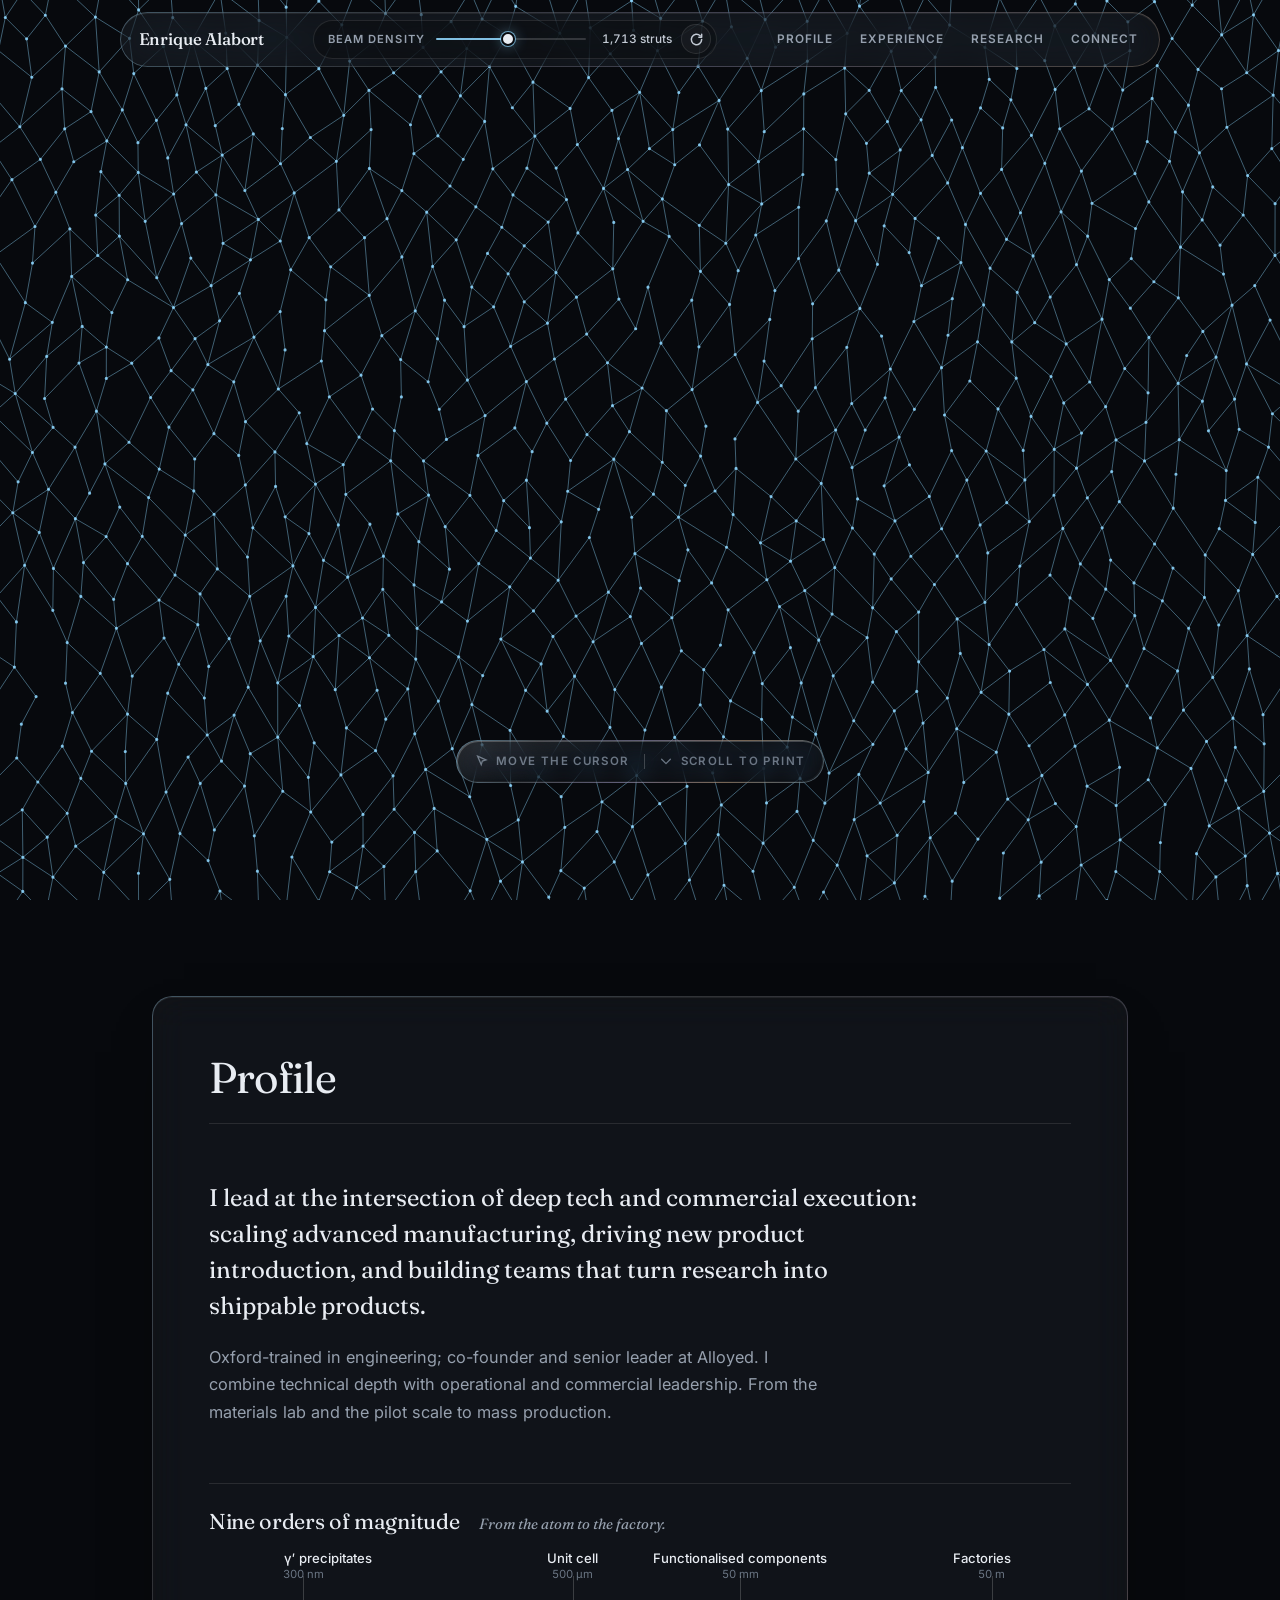
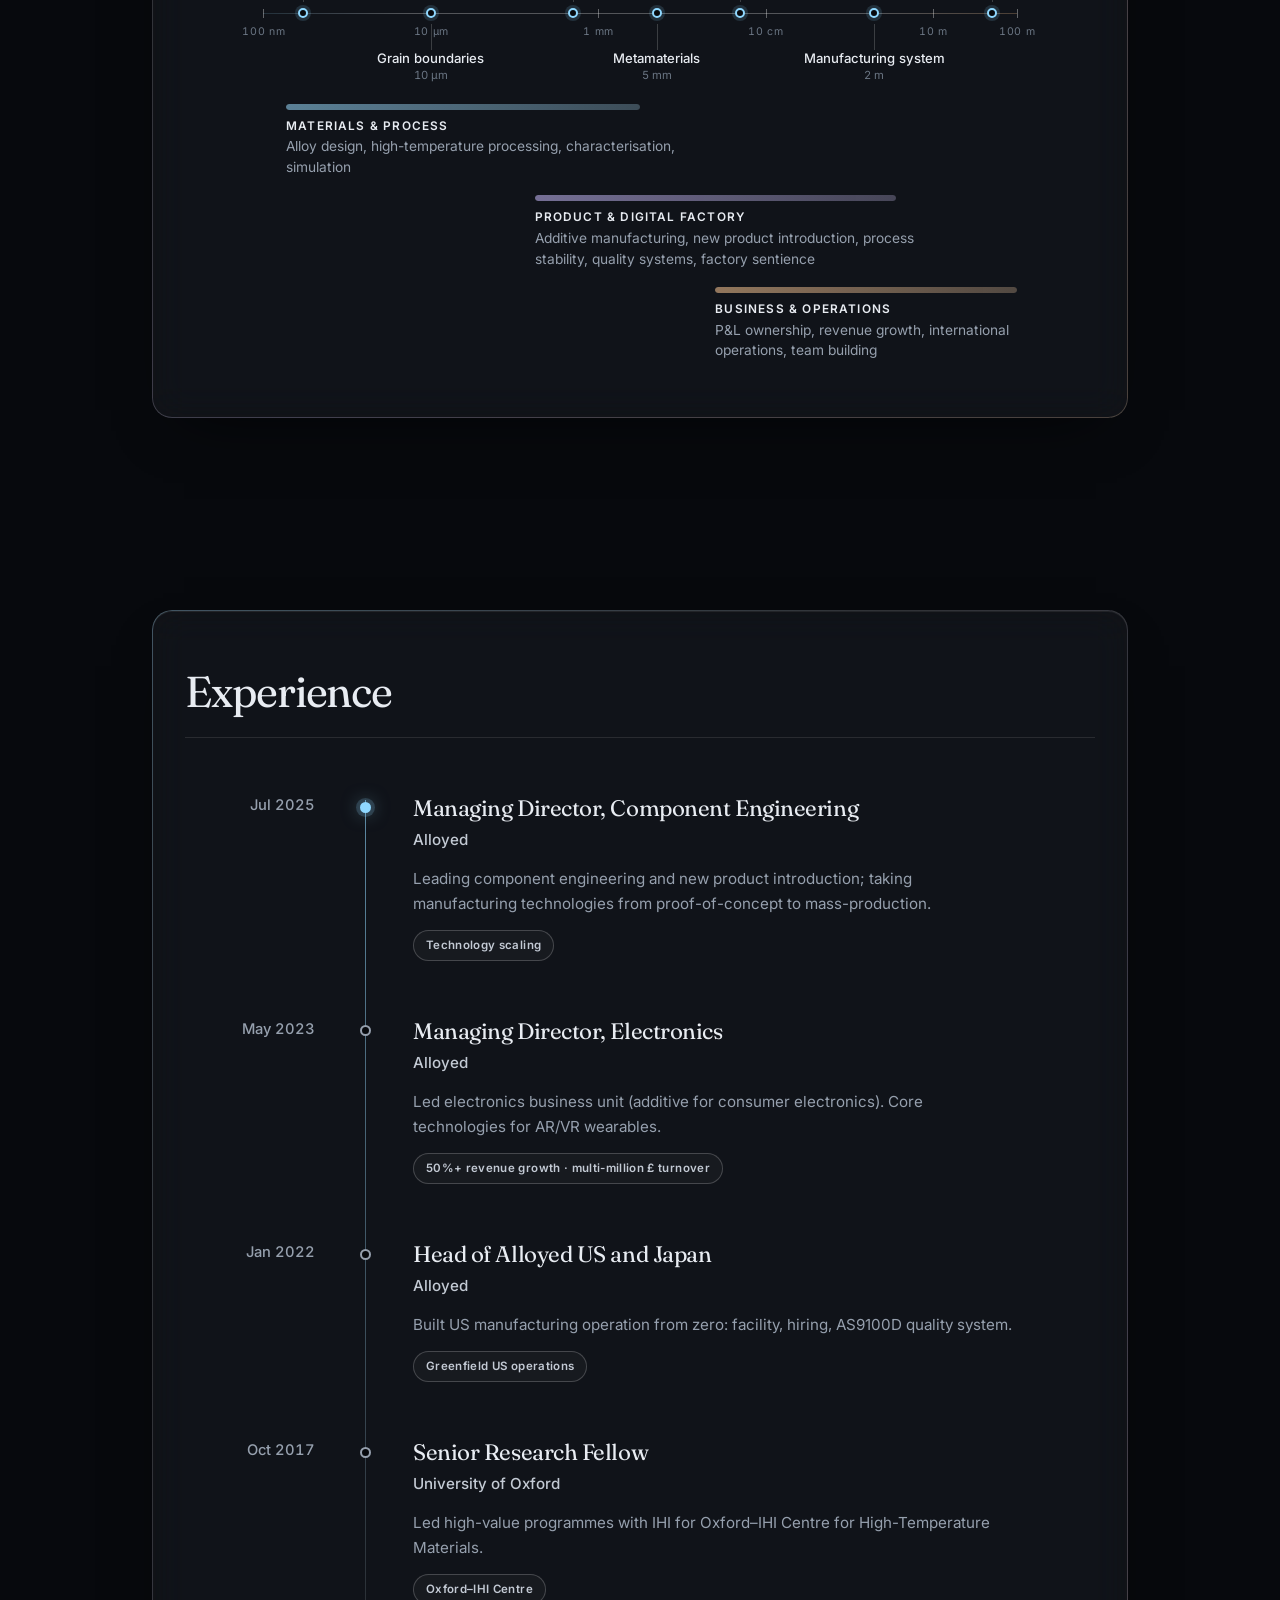
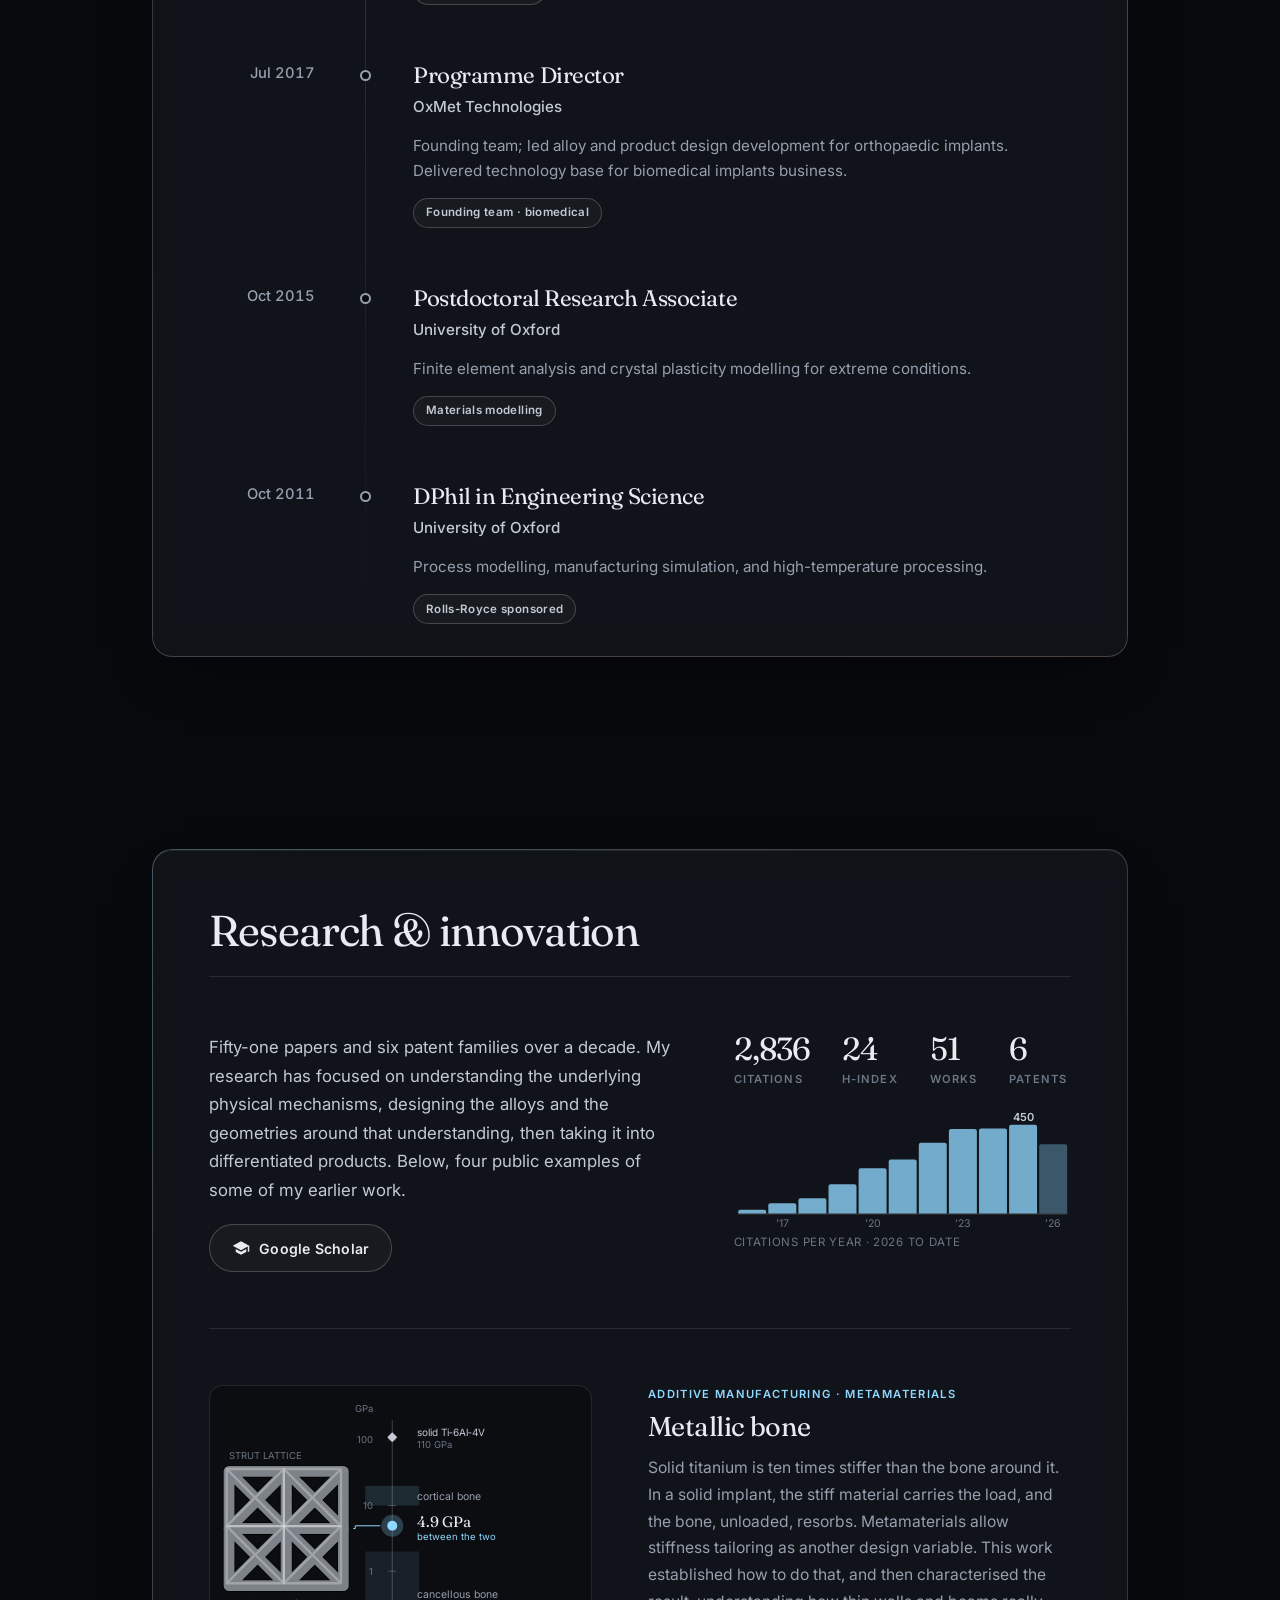
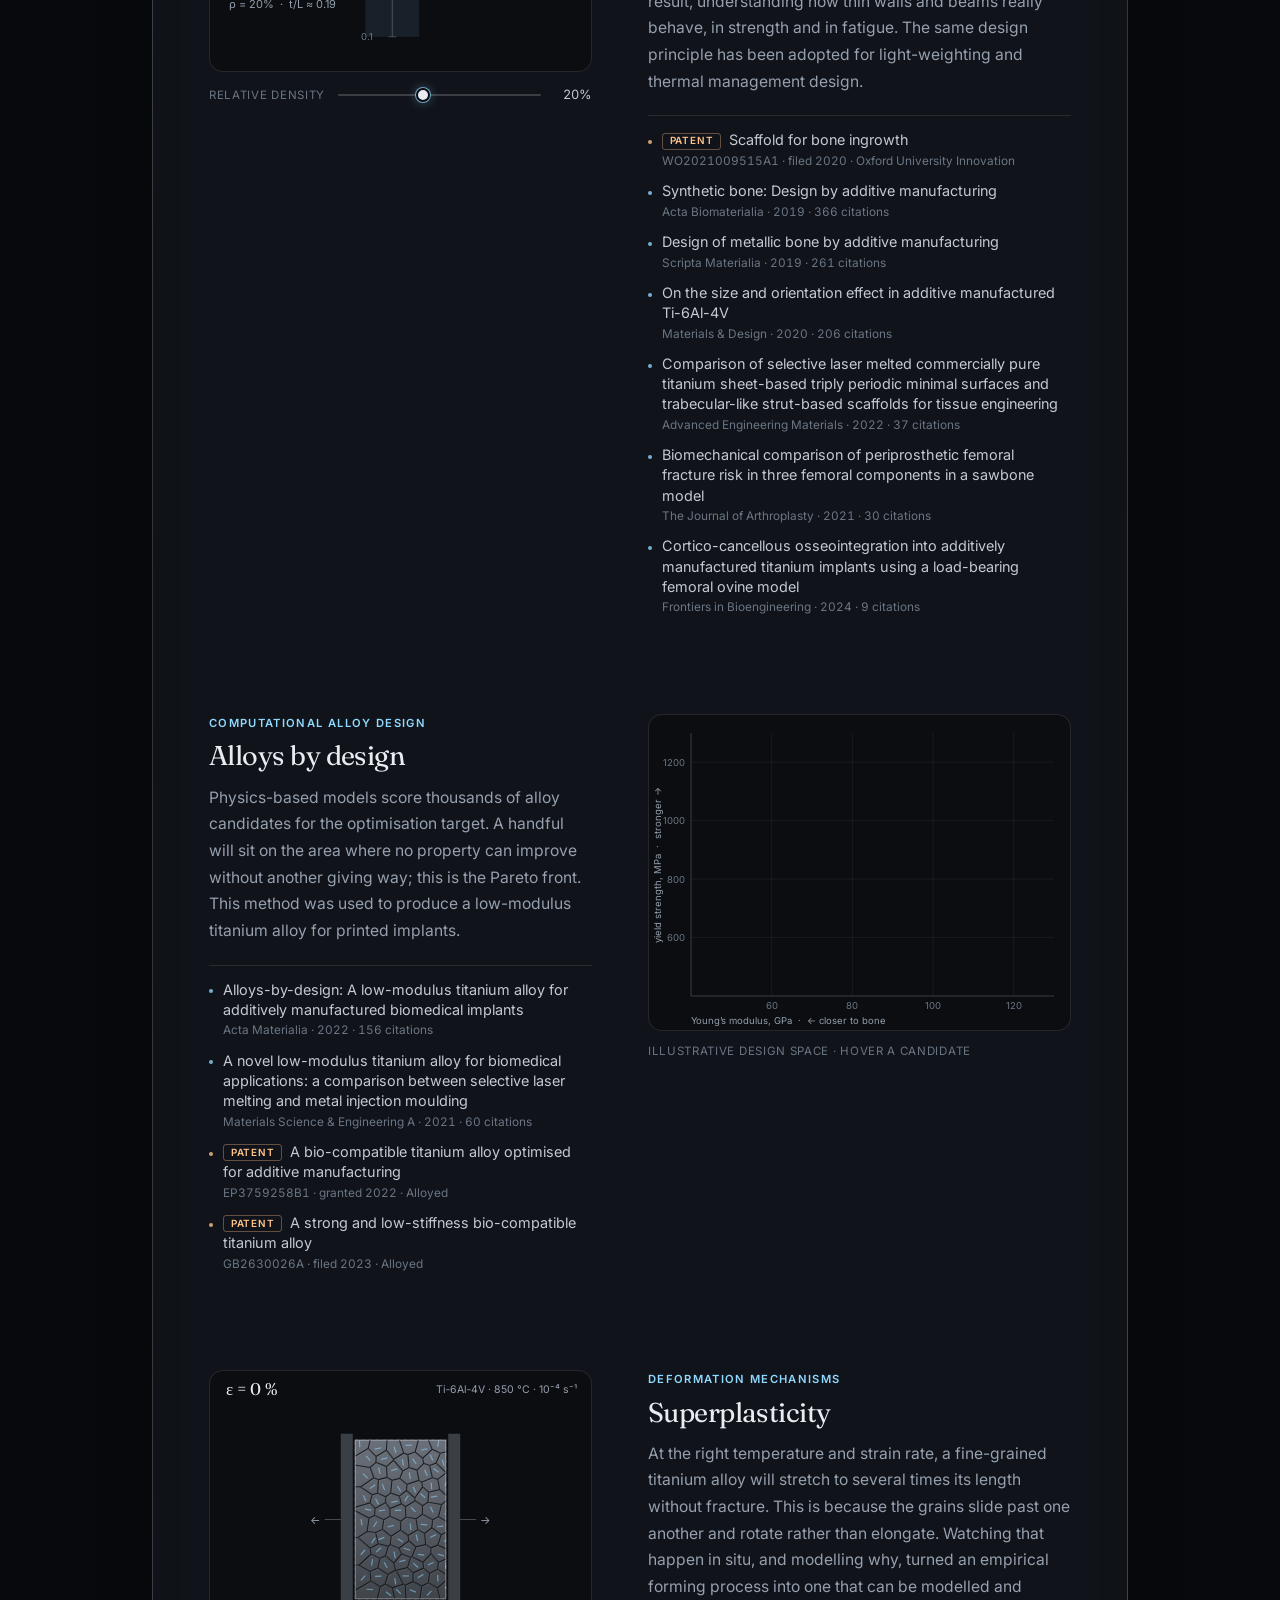
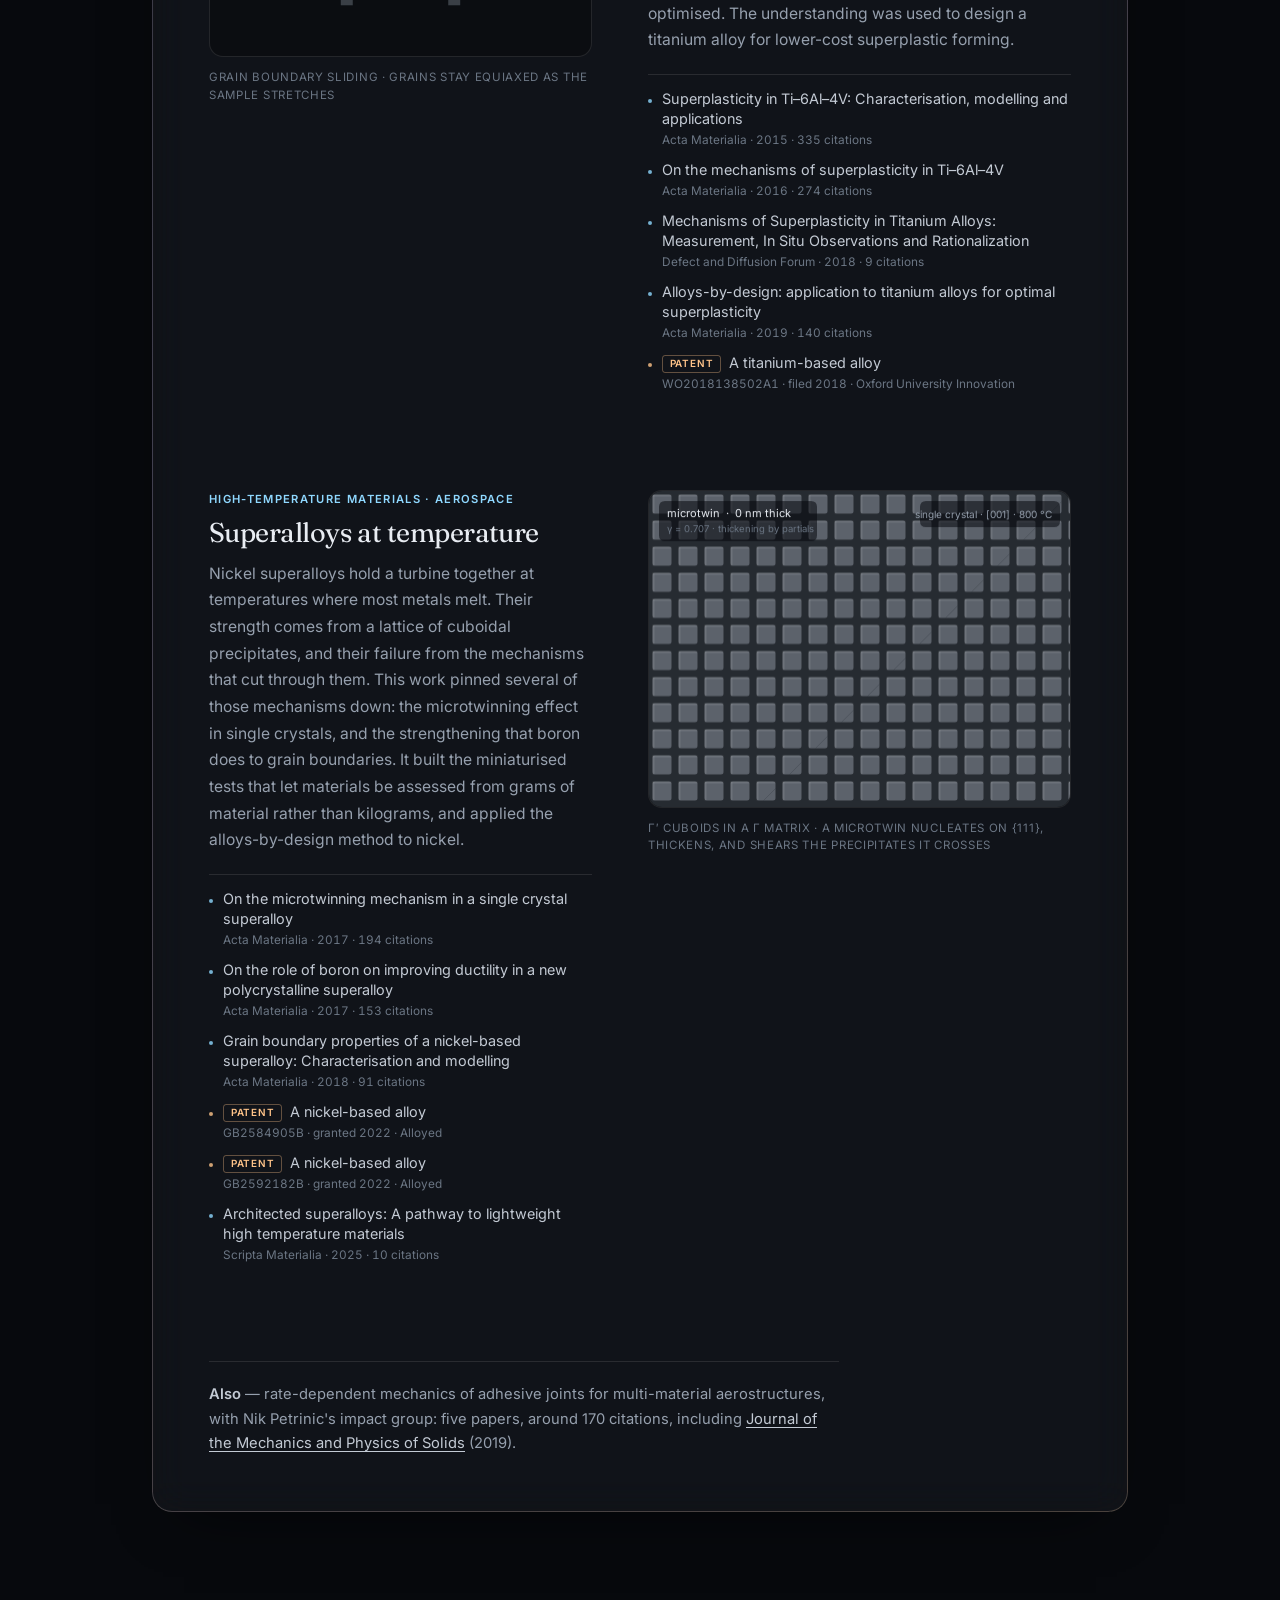
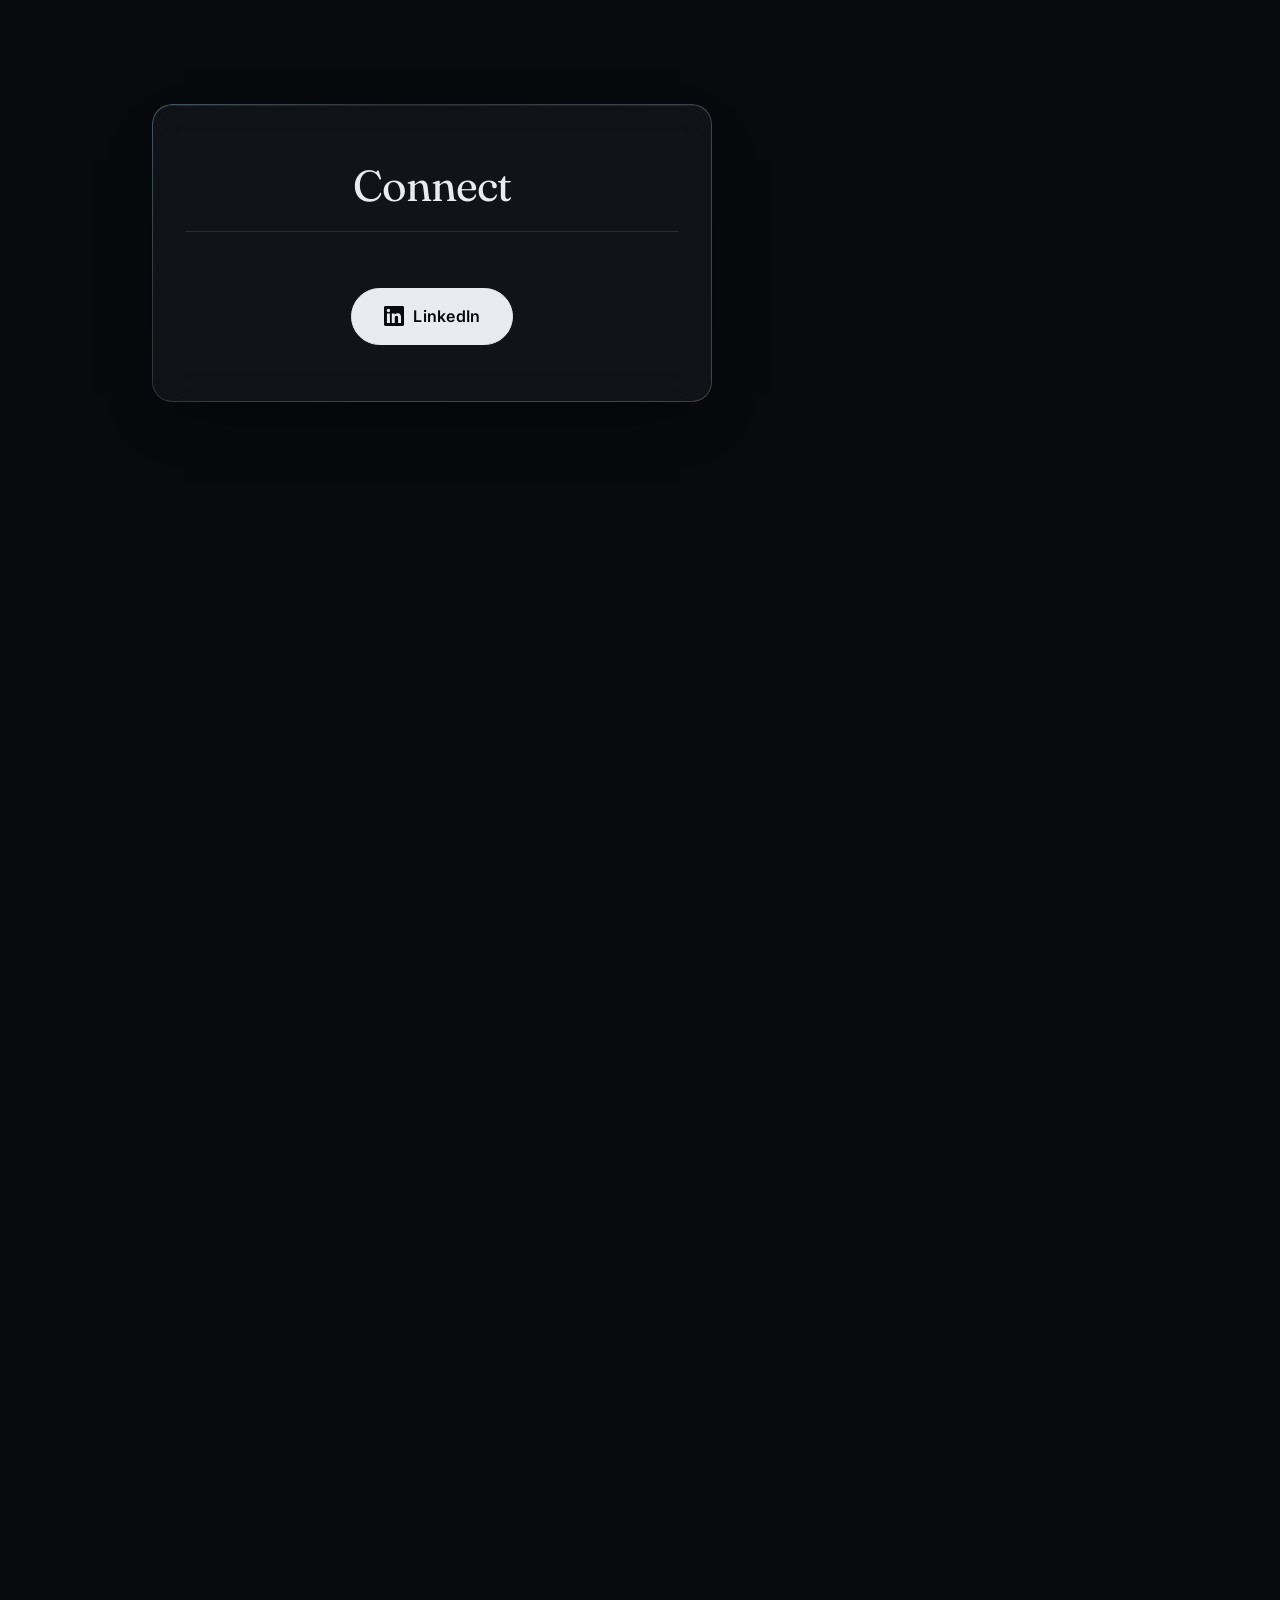
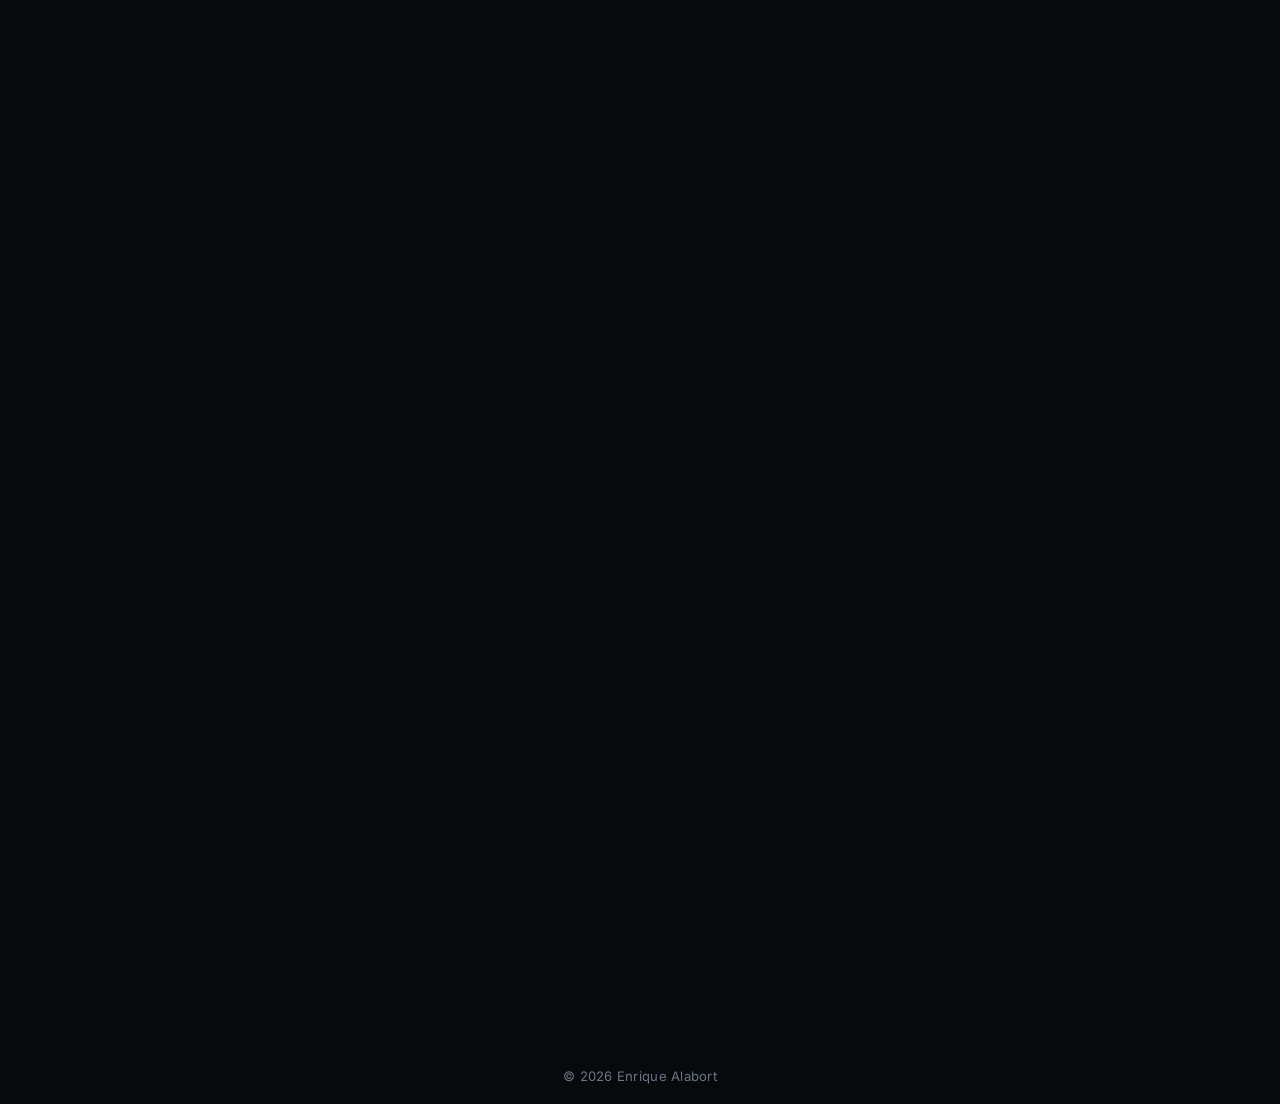
<file: index.html>
<!DOCTYPE html>
<html lang="en">
<head>
    <meta charset="UTF-8">
    <meta name="viewport" content="width=device-width, initial-scale=1.0">

    <title>Enrique Alabort — Executive · Product Development · Deep Tech</title>
    <meta name="description" content="Executive leader in product development, advanced manufacturing & deep tech. Co-Founder at Alloyed. Value creation from R&D to scale.">
    <link rel="canonical" href="https://enriquealabort.uk/">
    <meta name="author" content="Enrique Alabort">
    <meta name="theme-color" content="#07090d">
    <meta name="color-scheme" content="dark">

    <!-- Social sharing -->
    <meta property="og:type" content="profile">
    <meta property="og:site_name" content="Enrique Alabort">
    <meta property="og:title" content="Enrique Alabort — Executive · Product Development · Deep Tech">
    <meta property="og:description" content="Scaling deep tech, from research to production. Advanced manufacturing, product introduction and technical leadership.">
    <meta property="og:url" content="https://enriquealabort.uk/">
    <meta property="og:image" content="https://enriquealabort.uk/og-image.png">
    <meta property="og:image:width" content="1200">
    <meta property="og:image:height" content="630">
    <meta property="og:image:alt" content="Enrique Alabort — Scaling deep tech. From research to production.">
    <meta property="profile:first_name" content="Enrique">
    <meta property="profile:last_name" content="Alabort">
    <meta name="twitter:card" content="summary_large_image">
    <meta name="twitter:title" content="Enrique Alabort — Executive · Product Development · Deep Tech">
    <meta name="twitter:description" content="Scaling deep tech, from research to production. Advanced manufacturing, product introduction and technical leadership.">
    <meta name="twitter:image" content="https://enriquealabort.uk/og-image.png">

    <link rel="icon" href="favicon.svg" type="image/svg+xml">

    <link rel="preconnect" href="https://fonts.googleapis.com">
    <link rel="preconnect" href="https://fonts.gstatic.com" crossorigin>
    <link href="https://fonts.googleapis.com/css2?family=Fraunces:ital,opsz,wght@0,9..144,300;0,9..144,400;0,9..144,500;1,9..144,300;1,9..144,400&family=Inter:wght@400;500;600&display=swap" rel="stylesheet">
    <link rel="stylesheet" href="style.css?v=12">

    <script type="application/ld+json">
    {
      "@context": "https://schema.org",
      "@type": "Person",
      "name": "Enrique Alabort",
      "url": "https://enriquealabort.uk/",
      "jobTitle": "Managing Director, Component Engineering",
      "description": "Executive leader in product development, advanced manufacturing and deep tech.",
      "worksFor": { "@type": "Organization", "name": "Alloyed" },
      "alumniOf": { "@type": "CollegeOrUniversity", "name": "University of Oxford" },
      "knowsAbout": [
        "Advanced manufacturing",
        "Additive manufacturing",
        "Laser Powder Bed Fusion",
        "High-performance alloys",
        "New product introduction",
        "Deep tech commercialisation"
      ],
      "sameAs": [
        "https://www.linkedin.com/in/ealabort",
        "https://scholar.google.co.uk/citations?user=bzOAaRsAAAAJ&hl=en"
      ]
    }
    </script>
</head>
<body>

    <a class="skip-link" href="#main">Skip to content</a>

    <!-- The lattice lives on one fixed canvas behind everything, so the glass
         cards can blur it and the print-front can sweep across the whole page. -->
    <canvas id="lattice" class="lattice-canvas" aria-hidden="true"></canvas>

    <header class="topbar" id="topbar">
        <div class="topbar-inner glass">
            <a href="#home" class="topbar-name">Enrique Alabort</a>

            <div class="lattice-controls" id="latticeControls">
                <label class="density" for="densitySlider">
                    <span class="density-label">Beam density</span>
                    <input type="range" id="densitySlider" min="0" max="100" value="48" step="1" aria-valuetext="Generating">
                </label>
                <output class="density-value" id="densityValue" for="densitySlider" aria-live="off">— struts</output>
                <button type="button" class="regen-btn" id="regenBtn" aria-label="Generate a new lattice" title="New lattice">
                    <svg viewBox="0 0 16 16" width="15" height="15" fill="none" stroke="currentColor" stroke-width="1.6" stroke-linecap="round" stroke-linejoin="round" aria-hidden="true"><path d="M13.5 8a5.5 5.5 0 1 1-1.6-3.9"/><path d="M13.5 2.5v3h-3"/></svg>
                </button>
            </div>

            <nav class="topbar-links" aria-label="Sections">
                <a href="#about">Profile</a>
                <a href="#experience">Experience</a>
                <a href="#research">Research</a>
                <a href="#contact">Connect</a>
            </nav>
        </div>
    </header>

    <main id="main">

    <section id="home" class="hero" aria-label="Interactive lattice">
        <p class="hero-hint glass-lite" id="heroHint">
            <span class="hint-item hint-cursor"><svg viewBox="0 0 16 16" width="14" height="14" fill="none" stroke="currentColor" stroke-width="1.5" stroke-linecap="round" aria-hidden="true"><path d="M3 2.5l9.5 4.2-4.1 1.3-1.3 4.1z"/></svg>Move the cursor</span>
            <span class="hint-item hint-touch"><svg viewBox="0 0 16 16" width="14" height="14" fill="none" stroke="currentColor" stroke-width="1.5" stroke-linecap="round" stroke-linejoin="round" aria-hidden="true"><path d="M6 8.5V3.2a1.2 1.2 0 0 1 2.4 0V8l3.1.9a2 2 0 0 1 1.4 2l-.4 2.2A1.6 1.6 0 0 1 11 14.5H7.6a2 2 0 0 1-1.6-.8L3.6 10.5a1 1 0 0 1 1.5-1.3L6 10"/></svg>Drag to explore</span>
            <span class="hint-sep" aria-hidden="true"></span>
            <span class="hint-item"><svg class="hint-chevron" viewBox="0 0 16 16" width="14" height="14" fill="none" stroke="currentColor" stroke-width="1.5" stroke-linecap="round" stroke-linejoin="round" aria-hidden="true"><path d="M3 6l5 5 5-5"/></svg>Scroll to print</span>
        </p>
    </section>

    <section id="about" class="section" aria-labelledby="about-title">
        <div class="container">
            <div class="glass card profile-card">
                <h2 class="section-title" id="about-title">Profile</h2>
                <div class="profile-intro">
                    <p class="about-lead">
                        I lead at the intersection of deep tech and commercial execution: scaling advanced manufacturing, driving new product introduction, and building teams that turn research into shippable products.
                    </p>
                    <p class="about-body">
                        Oxford-trained in engineering; co-founder and senior leader at Alloyed. I combine technical depth with operational and commercial leadership. From the materials lab and the pilot scale to mass production.
                    </p>
                </div>

                <div class="scale" id="scale" aria-label="The scales I work across">
                    <div class="scale-head">
                        <p class="scale-title">Nine orders of magnitude</p>
                        <p class="scale-sub">From the atom to the factory.</p>
                    </div>

                    <div class="scale-ruler" aria-hidden="true">
                        <div class="scale-line"></div>
                        <span class="scale-tick" style="--p:0"><i>100 nm</i></span>
                        <span class="scale-tick" style="--p:0.2222"><i>10 µm</i></span>
                        <span class="scale-tick" style="--p:0.4444"><i>1 mm</i></span>
                        <span class="scale-tick" style="--p:0.6667"><i>10 cm</i></span>
                        <span class="scale-tick" style="--p:0.8889"><i>10 m</i></span>
                        <span class="scale-tick" style="--p:1"><i>100 m</i></span>
                    </div>

                    <ol class="scale-points">
                        <li class="scale-point" style="--p:0.053; --i:0" data-band="materials"><b>γ′ precipitates</b><span>300 nm</span></li>
                        <li class="scale-point alt" style="--p:0.222; --i:1" data-band="materials"><b>Grain boundaries</b><span>10 µm</span></li>
                        <li class="scale-point" style="--p:0.411; --i:2" data-band="materials product"><b>Unit cell</b><span>500 µm</span></li>
                        <li class="scale-point alt" style="--p:0.522; --i:3" data-band="materials product"><b>Metamaterials</b><span>5 mm</span></li>
                        <li class="scale-point" style="--p:0.633; --i:4" data-band="product business"><b>Functionalised components</b><span>50 mm</span></li>
                        <li class="scale-point alt" style="--p:0.811; --i:5" data-band="product business"><b>Manufacturing system</b><span>2 m</span></li>
                        <li class="scale-point" style="--p:0.967; --i:6" data-band="business"><b>Factories</b><span>50 m</span></li>
                    </ol>

                    <ol class="scale-bands">
                        <li class="scale-band" data-band="materials" style="--a:0.03; --b:0.50" tabindex="0">
                            <span class="band-bar"></span>
                            <span class="band-label">Materials &amp; process</span>
                            <span class="band-desc">Alloy design, high-temperature processing, characterisation, simulation</span>
                        </li>
                        <li class="scale-band" data-band="product" style="--a:0.36; --b:0.84" tabindex="0">
                            <span class="band-bar"></span>
                            <span class="band-label">Product &amp; digital factory</span>
                            <span class="band-desc">Additive manufacturing, new product introduction, process stability, quality systems, factory sentience</span>
                        </li>
                        <li class="scale-band" data-band="business" style="--a:0.60; --b:1" tabindex="0">
                            <span class="band-bar"></span>
                            <span class="band-label">Business &amp; operations</span>
                            <span class="band-desc">P&amp;L ownership, revenue growth, international operations, team building</span>
                        </li>
                    </ol>
                </div>
            </div>
        </div>
    </section>

    <section id="experience" class="section" aria-labelledby="experience-title">
        <div class="container">
            <div class="glass card timeline-card">
                <h2 class="section-title" id="experience-title">Experience</h2>
                <div class="timeline">
                    <article class="timeline-item current">
                        <time class="timeline-date" datetime="2025-07">Jul 2025</time>
                        <div class="timeline-marker"></div>
                        <div class="timeline-content">
                            <h3>Managing Director, Component Engineering</h3>
                            <p class="timeline-company">Alloyed</p>
                            <p>Leading component engineering and new product introduction; taking manufacturing technologies from proof-of-concept to mass-production.</p>
                            <span class="achievement">Technology scaling</span>
                        </div>
                    </article>

                    <article class="timeline-item">
                        <time class="timeline-date" datetime="2023-05">May 2023</time>
                        <div class="timeline-marker"></div>
                        <div class="timeline-content">
                            <h3>Managing Director, Electronics</h3>
                            <p class="timeline-company">Alloyed</p>
                            <p>Led electronics business unit (additive for consumer electronics). Core technologies for AR/VR wearables.</p>
                            <span class="achievement">50%+ revenue growth · multi-million £ turnover</span>
                        </div>
                    </article>

                    <article class="timeline-item">
                        <time class="timeline-date" datetime="2022-01">Jan 2022</time>
                        <div class="timeline-marker"></div>
                        <div class="timeline-content">
                            <h3>Head of Alloyed US and Japan</h3>
                            <p class="timeline-company">Alloyed</p>
                            <p>Built US manufacturing operation from zero: facility, hiring, AS9100D quality system.</p>
                            <span class="achievement">Greenfield US operations</span>
                        </div>
                    </article>

                    <article class="timeline-item">
                        <time class="timeline-date" datetime="2017-10">Oct 2017</time>
                        <div class="timeline-marker"></div>
                        <div class="timeline-content">
                            <h3>Senior Research Fellow</h3>
                            <p class="timeline-company">University of Oxford</p>
                            <p>Led high-value programmes with IHI for Oxford–IHI Centre for High-Temperature Materials.</p>
                            <span class="achievement">Oxford–IHI Centre</span>
                        </div>
                    </article>

                    <article class="timeline-item">
                        <time class="timeline-date" datetime="2017-07">Jul 2017</time>
                        <div class="timeline-marker"></div>
                        <div class="timeline-content">
                            <h3>Programme Director</h3>
                            <p class="timeline-company">OxMet Technologies</p>
                            <p>Founding team; led alloy and product design development for orthopaedic implants. Delivered technology base for biomedical implants business.</p>
                            <span class="achievement">Founding team · biomedical</span>
                        </div>
                    </article>

                    <article class="timeline-item">
                        <time class="timeline-date" datetime="2015-10">Oct 2015</time>
                        <div class="timeline-marker"></div>
                        <div class="timeline-content">
                            <h3>Postdoctoral Research Associate</h3>
                            <p class="timeline-company">University of Oxford</p>
                            <p>Finite element analysis and crystal plasticity modelling for extreme conditions.</p>
                            <span class="achievement">Materials modelling</span>
                        </div>
                    </article>

                    <article class="timeline-item">
                        <time class="timeline-date" datetime="2011-10">Oct 2011</time>
                        <div class="timeline-marker"></div>
                        <div class="timeline-content">
                            <h3>DPhil in Engineering Science</h3>
                            <p class="timeline-company">University of Oxford</p>
                            <p>Process modelling, manufacturing simulation, and high-temperature processing.</p>
                            <span class="achievement">Rolls-Royce sponsored</span>
                        </div>
                    </article>
                </div>
            </div>
        </div>
    </section>

    <section id="research" class="section" aria-labelledby="research-title">
        <div class="container">
            <div class="glass card research-card">
                <h2 class="section-title" id="research-title">Research &amp; innovation</h2>

                <div class="research-head">
                    <div class="research-lead">
                        <p class="research-intro">
                            Fifty-one papers and six patent families over a decade. My research has focused on understanding the underlying physical mechanisms, designing the alloys and the geometries around that understanding, then taking it into differentiated products. Below, four public examples of some of my earlier work.
                        </p>
                        <a href="https://scholar.google.co.uk/citations?user=bzOAaRsAAAAJ&amp;hl=en" target="_blank" rel="noopener noreferrer" class="btn btn-outline">
                            <svg viewBox="0 0 24 24" width="18" height="18" fill="currentColor" aria-hidden="true"><path d="M12 3L1 9l11 6 9-4.91V17h2V9L12 3z"/><path d="M5 13.18v4L12 21l7-3.82v-4L12 17l-7-3.82z"/></svg>
                            Google Scholar
                        </a>
                    </div>
                    <div class="research-stats">
                        <dl class="metrics">
                            <div class="metric"><dd>2,836</dd><dt>citations</dt></div>
                            <div class="metric"><dd>24</dd><dt>h-index</dt></div>
                            <div class="metric"><dd>51</dd><dt>works</dt></div>
                            <div class="metric"><dd>6</dd><dt>patents</dt></div>
                        </dl>
                        <figure class="cites-chart" id="citesChart" aria-label="Citations per year, 2016 to 2026">
                            <figcaption>Citations per year · <span class="cites-note">2026 to date</span></figcaption>
                        </figure>
                    </div>
                </div>

                <div class="themes">

                    <article class="theme" id="theme-bone">
                        <div class="theme-viz">
                            <canvas id="vizBone" class="viz-canvas" aria-hidden="true"></canvas>
                            <label class="viz-control">
                                <span>Relative density</span>
                                <input type="range" id="boneDensity" min="6" max="40" value="20" step="1" aria-valuetext="20%">
                                <output id="boneDensityOut" for="boneDensity">20%</output>
                            </label>
                        </div>
                        <div class="theme-text">
                            <p class="theme-eyebrow">Additive manufacturing · metamaterials</p>
                            <h3>Metallic bone</h3>
                            <p>Solid titanium is ten times stiffer than the bone around it. In a solid implant, the stiff material carries the load, and the bone, unloaded, resorbs. Metamaterials allow stiffness tailoring as another design variable. This work established how to do that, and then characterised the result, understanding how thin walls and beams really behave, in strength and in fatigue. The same design principle has been adopted for light-weighting and thermal management design.</p>
                            <ul class="papers">
                            <li class="patent"><a href="https://patents.google.com/patent/WO2021009515A1/en" target="_blank" rel="noopener noreferrer">Scaffold for bone ingrowth</a><span>WO2021009515A1 · filed 2020 · Oxford University Innovation</span></li>
                            <li><a href="https://scholar.google.com/scholar?q=Synthetic+bone:+Design+by+additive+manufacturing" target="_blank" rel="noopener noreferrer">Synthetic bone: Design by additive manufacturing</a><span>Acta Biomaterialia · 2019 · 366 citations</span></li>
                            <li><a href="https://scholar.google.com/scholar?q=Design+of+metallic+bone+by+additive+manufacturing" target="_blank" rel="noopener noreferrer">Design of metallic bone by additive manufacturing</a><span>Scripta Materialia · 2019 · 261 citations</span></li>
                            <li><a href="https://scholar.google.com/scholar?q=On+the+size+and+orientation+effect+in+additive+manufactured+Ti-6Al-4V" target="_blank" rel="noopener noreferrer">On the size and orientation effect in additive manufactured Ti-6Al-4V</a><span>Materials &amp; Design · 2020 · 206 citations</span></li>
                            <li><a href="https://scholar.google.com/scholar?q=Comparison+of+selective+laser+melted+commercially+pure+titanium+sheet-based+triply+periodic+minimal+surfaces+and+trabecular-like+strut-based+scaffolds+for+tissue+engineering" target="_blank" rel="noopener noreferrer">Comparison of selective laser melted commercially pure titanium sheet-based triply periodic minimal surfaces and trabecular-like strut-based scaffolds for tissue engineering</a><span>Advanced Engineering Materials · 2022 · 37 citations</span></li>
                            <li><a href="https://scholar.google.com/scholar?q=Biomechanical+comparison+of+periprosthetic+femoral+fracture+risk+in+three+femoral+components+in+a+sawbone+model" target="_blank" rel="noopener noreferrer">Biomechanical comparison of periprosthetic femoral fracture risk in three femoral components in a sawbone model</a><span>The Journal of Arthroplasty · 2021 · 30 citations</span></li>
                            <li><a href="https://scholar.google.com/scholar?q=Cortico-cancellous+osseointegration+into+additively+manufactured+titanium+implants+using+a+load-bearing+femoral+ovine+model" target="_blank" rel="noopener noreferrer">Cortico-cancellous osseointegration into additively manufactured titanium implants using a load-bearing femoral ovine model</a><span>Frontiers in Bioengineering · 2024 · 9 citations</span></li>
                            </ul>
                        </div>
                    </article>

                    <article class="theme" id="theme-alloys">
                        <div class="theme-viz">
                            <canvas id="vizAlloys" class="viz-canvas" aria-hidden="true"></canvas>
                            <p class="viz-caption">Illustrative design space · hover a candidate</p>
                        </div>
                        <div class="theme-text">
                            <p class="theme-eyebrow">Computational alloy design</p>
                            <h3>Alloys by design</h3>
                            <p>Physics-based models score thousands of alloy candidates for the optimisation target. A handful will sit on the area where no property can improve without another giving way; this is the Pareto front. This method was used to produce a low-modulus titanium alloy for printed implants.</p>
                            <ul class="papers">
                            <li><a href="https://scholar.google.com/scholar?q=Alloys-by-design:+A+low-modulus+titanium+alloy+for+additively+manufactured+biomedical+implants" target="_blank" rel="noopener noreferrer">Alloys-by-design: A low-modulus titanium alloy for additively manufactured biomedical implants</a><span>Acta Materialia · 2022 · 156 citations</span></li>
                            <li><a href="https://scholar.google.com/scholar?q=A+novel+low-modulus+titanium+alloy+for+biomedical+applications:+a+comparison+between+selective+laser+melting+and+metal+injection+moulding" target="_blank" rel="noopener noreferrer">A novel low-modulus titanium alloy for biomedical applications: a comparison between selective laser melting and metal injection moulding</a><span>Materials Science &amp; Engineering A · 2021 · 60 citations</span></li>
                            <li class="patent"><a href="https://patents.google.com/patent/EP3759258B1/en" target="_blank" rel="noopener noreferrer">A bio-compatible titanium alloy optimised for additive manufacturing</a><span>EP3759258B1 · granted 2022 · Alloyed</span></li>
                            <li class="patent"><a href="https://patents.google.com/patent/GB2630026A/en" target="_blank" rel="noopener noreferrer">A strong and low-stiffness bio-compatible titanium alloy</a><span>GB2630026A · filed 2023 · Alloyed</span></li>
                            </ul>
                        </div>
                    </article>

                    <article class="theme" id="theme-superplastic">
                        <div class="theme-viz">
                            <canvas id="vizSuper" class="viz-canvas" aria-hidden="true"></canvas>
                            <p class="viz-caption">Grain boundary sliding · grains stay equiaxed as the sample stretches</p>
                        </div>
                        <div class="theme-text">
                            <p class="theme-eyebrow">Deformation mechanisms</p>
                            <h3>Superplasticity</h3>
                            <p>At the right temperature and strain rate, a fine-grained titanium alloy will stretch to several times its length without fracture. This is because the grains slide past one another and rotate rather than elongate. Watching that happen in situ, and modelling why, turned an empirical forming process into one that can be modelled and optimised. The understanding was used to design a titanium alloy for lower-cost superplastic forming.</p>
                            <ul class="papers">
                            <li><a href="https://scholar.google.com/scholar?q=Superplasticity+in+Ti–6Al–4V:+Characterisation,+modelling+and+applications" target="_blank" rel="noopener noreferrer">Superplasticity in Ti–6Al–4V: Characterisation, modelling and applications</a><span>Acta Materialia · 2015 · 335 citations</span></li>
                            <li><a href="https://scholar.google.com/scholar?q=On+the+mechanisms+of+superplasticity+in+Ti–6Al–4V" target="_blank" rel="noopener noreferrer">On the mechanisms of superplasticity in Ti–6Al–4V</a><span>Acta Materialia · 2016 · 274 citations</span></li>
                            <li><a href="https://scholar.google.com/scholar?q=Mechanisms+of+Superplasticity+in+Titanium+Alloys:+Measurement,+In+Situ+Observations+and+Rationalization" target="_blank" rel="noopener noreferrer">Mechanisms of Superplasticity in Titanium Alloys: Measurement, In Situ Observations and Rationalization</a><span>Defect and Diffusion Forum · 2018 · 9 citations</span></li>
                            
                            <li><a href="https://scholar.google.com/scholar?q=Alloys-by-design:+application+to+titanium+alloys+for+optimal+superplasticity" target="_blank" rel="noopener noreferrer">Alloys-by-design: application to titanium alloys for optimal superplasticity</a><span>Acta Materialia · 2019 · 140 citations</span></li>
                            <li class="patent"><a href="https://patents.google.com/patent/WO2018138502A1/en" target="_blank" rel="noopener noreferrer">A titanium-based alloy</a><span>WO2018138502A1 · filed 2018 · Oxford University Innovation</span></li>
                            </ul>
                        </div>
                    </article>

                    <article class="theme" id="theme-superalloys">
                        <div class="theme-viz">
                            <canvas id="vizSuperalloy" class="viz-canvas" aria-hidden="true"></canvas>
                            <p class="viz-caption">γ′ cuboids in a γ matrix · a microtwin nucleates on {111}, thickens, and shears the precipitates it crosses</p>
                        </div>
                        <div class="theme-text">
                            <p class="theme-eyebrow">High-temperature materials · aerospace</p>
                            <h3>Superalloys at temperature</h3>
                            <p>Nickel superalloys hold a turbine together at temperatures where most metals melt. Their strength comes from a lattice of cuboidal precipitates, and their failure from the mechanisms that cut through them. This work pinned several of those mechanisms down: the microtwinning effect in single crystals, and the strengthening that boron does to grain boundaries. It built the miniaturised tests that let materials be assessed from grams of material rather than kilograms, and applied the alloys-by-design method to nickel.</p>
                            <ul class="papers">
                            <li><a href="https://scholar.google.com/scholar?q=On+the+microtwinning+mechanism+in+a+single+crystal+superalloy" target="_blank" rel="noopener noreferrer">On the microtwinning mechanism in a single crystal superalloy</a><span>Acta Materialia · 2017 · 194 citations</span></li>
                            <li><a href="https://scholar.google.com/scholar?q=On+the+role+of+boron+on+improving+ductility+in+a+new+polycrystalline+superalloy" target="_blank" rel="noopener noreferrer">On the role of boron on improving ductility in a new polycrystalline superalloy</a><span>Acta Materialia · 2017 · 153 citations</span></li>
                            <li><a href="https://scholar.google.com/scholar?q=Grain+boundary+properties+of+a+nickel-based+superalloy:+Characterisation+and+modelling" target="_blank" rel="noopener noreferrer">Grain boundary properties of a nickel-based superalloy: Characterisation and modelling</a><span>Acta Materialia · 2018 · 91 citations</span></li>
                            <li class="patent"><a href="https://patents.google.com/patent/GB2584905B/en" target="_blank" rel="noopener noreferrer">A nickel-based alloy</a><span>GB2584905B · granted 2022 · Alloyed</span></li>
                            <li class="patent"><a href="https://patents.google.com/patent/GB2592182B/en" target="_blank" rel="noopener noreferrer">A nickel-based alloy</a><span>GB2592182B · granted 2022 · Alloyed</span></li>
                            <li><a href="https://scholar.google.com/scholar?q=Architected+superalloys:+A+pathway+to+lightweight+high+temperature+materials" target="_blank" rel="noopener noreferrer">Architected superalloys: A pathway to lightweight high temperature materials</a><span>Scripta Materialia · 2025 · 10 citations</span></li>
                            </ul>
                        </div>
                    </article>

                </div>

                <p class="research-also"><b>Also</b> — rate-dependent mechanics of adhesive joints for multi-material aerostructures, with Nik Petrinic's impact group: five papers, around 170 citations, including <a href="https://scholar.google.com/scholar?q=Experimental+characterisation+and+numerical+modelling+of+the+influence+of+bondline+thickness" target="_blank" rel="noopener noreferrer">Journal of the Mechanics and Physics of Solids</a> (2019).</p>
            </div>
        </div>
    </section>

    <section id="contact" class="section" aria-labelledby="contact-title">
        <div class="container">
            <div class="glass card contact-card">
                <h2 class="section-title" id="contact-title">Connect</h2>
                <a href="https://www.linkedin.com/in/ealabort" target="_blank" rel="noopener noreferrer" class="linkedin-btn">
                    <svg viewBox="0 0 24 24" width="20" height="20" fill="currentColor" aria-hidden="true"><path d="M20.45 20.45h-3.56v-5.57c0-1.33-.02-3.04-1.85-3.04-1.85 0-2.14 1.45-2.14 2.94v5.67H9.35V9h3.41v1.56h.05c.48-.9 1.63-1.85 3.36-1.85 3.6 0 4.27 2.37 4.27 5.45v6.29zM5.34 7.43a2.06 2.06 0 1 1 0-4.13 2.06 2.06 0 0 1 0 4.13zM7.12 20.45H3.55V9h3.57v11.45zM22.22 0H1.77C.79 0 0 .77 0 1.72v20.56C0 23.23.79 24 1.77 24h20.45c.98 0 1.78-.77 1.78-1.72V1.72C24 .77 23.2 0 22.22 0z"/></svg>
                    LinkedIn
                </a>
            </div>
        </div>
    </section>

    <section id="part" class="part" aria-label="From lattice to part">
        <div class="part-caption">
            <p class="part-eyebrow">Lattice to part</p>
            <p class="part-text">The struts you generated and scrolled through, fused into the porous shell of an acetabular cup for enhanced osseo integration.</p>
        </div>
    </section>

    </main>

    <footer class="footer">
        <div class="container">
            <p class="footer-text">&copy; <span id="year">2026</span> Enrique Alabort</p>
        </div>
    </footer>

    <script src="script.js?v=19"></script>
    <script src="research.js?v=1"></script>
</body>
</html>
</file>
<file: style.css>
/* ===== Tokens =====
   The site commits to one dark world; every colour is painted explicitly. */
:root {
    color-scheme: dark;

    --color-bg: #07090d;
    --color-bg-2: #0b0f15;
    --color-text: #e8ecf2;
    --color-text-medium: #c3cad4;
    --color-text-muted: #96a0ae;
    --color-text-soft: #6b7684;

    --line: rgba(255, 255, 255, 0.10);
    --line-strong: rgba(255, 255, 255, 0.20);
    --glass: rgba(255, 255, 255, 0.045);
    --glass-hover: rgba(255, 255, 255, 0.07);

    --accent: #8fd8ff;          /* lattice wire */
    --accent-rgb: 143, 216, 255;
    --heat: #ffc48a;            /* print front */

    --font-serif: 'Fraunces', 'Iowan Old Style', 'Palatino Linotype', 'URW Palladio L', serif;
    --font-sans: 'Inter', -apple-system, BlinkMacSystemFont, 'Segoe UI', sans-serif;

    --container: min(1040px, 92vw);

    --space-2xs: 0.25rem;
    --space-xs: 0.5rem;
    --space-sm: 0.875rem;
    --space-md: 1.25rem;
    --space-lg: 2rem;
    --space-xl: 3.5rem;
    --space-2xl: 6rem;

    --radius-sm: 6px;
    --radius: 20px;
    --radius-pill: 999px;

    --topbar-h: 3.4rem;
}

/* ===== Reset ===== */
*, *::before, *::after {
    margin: 0;
    padding: 0;
    box-sizing: border-box;
}

html {
    scroll-behavior: smooth;
    font-size: 16px;
    scroll-padding-top: calc(var(--topbar-h) + 1.5rem);
}

body {
    font-family: var(--font-sans);
    font-size: 1rem;
    line-height: 1.65;
    color: var(--color-text);
    background:
        radial-gradient(900px 520px at 78% -8%, rgba(var(--accent-rgb), 0.07), transparent 65%),
        radial-gradient(700px 480px at 12% 108%, rgba(255, 196, 138, 0.045), transparent 60%),
        var(--color-bg);
    -webkit-font-smoothing: antialiased;
    -moz-osx-font-smoothing: grayscale;
    overflow-x: hidden;
}

::selection {
    background: rgba(var(--accent-rgb), 0.35);
    color: #fff;
}

/* ===== Lattice canvas ===== */
.lattice-canvas {
    position: fixed;
    top: 0;
    left: 0;
    width: 100vw;
    height: 100vh;
    height: 100lvh;   /* iOS Safari: stay the size of the largest viewport while the toolbar collapses */
    z-index: 0;
    display: block;
}

main, .footer {
    position: relative;
    z-index: 1;
}

/* ===== Utilities ===== */
.container {
    max-width: var(--container);
    margin: 0 auto;
    padding: 0 var(--space-lg);
}

/* ===== Glass ===== */
.glass {
    position: relative;
    background: var(--glass);
    border: 1px solid var(--line);
    border-radius: var(--radius);
    -webkit-backdrop-filter: blur(18px) saturate(150%);
    backdrop-filter: blur(18px) saturate(150%);
    box-shadow:
        inset 0 1px 0 rgba(255, 255, 255, 0.07),
        0 24px 60px -32px rgba(0, 0, 0, 0.8);
}

/* A faint spectral rim: the one place the "diffraction" cue is spent. */
.glass::before {
    content: '';
    position: absolute;
    inset: -1px;
    border-radius: inherit;
    padding: 1px;
    background: linear-gradient(135deg,
        rgba(var(--accent-rgb), 0.45) 0%,
        rgba(255, 255, 255, 0.06) 28%,
        rgba(196, 181, 253, 0.28) 58%,
        rgba(255, 196, 138, 0.28) 100%);
    -webkit-mask: linear-gradient(#000 0 0) content-box, linear-gradient(#000 0 0);
    -webkit-mask-composite: xor;
    mask: linear-gradient(#000 0 0) content-box, linear-gradient(#000 0 0);
    mask-composite: exclude;
    pointer-events: none;
    opacity: 0.55;
    transition: opacity 0.4s ease;
}

/* Lighter "liquid glass" for text that sits directly on the lattice: less
   frost, a refracted top-left edge, and a stronger spectral rim. */
.glass-lite {
    background: rgba(255, 255, 255, 0.035);
    border: 1px solid rgba(255, 255, 255, 0.14);
    -webkit-backdrop-filter: blur(10px) saturate(170%) brightness(1.06);
    backdrop-filter: blur(10px) saturate(170%) brightness(1.06);
    box-shadow:
        inset 1px 1px 0 rgba(255, 255, 255, 0.22),
        inset -1px -1px 0 rgba(255, 255, 255, 0.05),
        inset 0 -10px 24px -18px rgba(0, 0, 0, 0.6),
        0 18px 40px -28px rgba(0, 0, 0, 0.8);
}

.glass-lite::before {
    content: '';
    position: absolute;
    inset: -1px;
    border-radius: inherit;
    padding: 1px;
    background: linear-gradient(120deg,
        rgba(var(--accent-rgb), 0.55) 0%,
        rgba(255, 255, 255, 0.10) 22%,
        rgba(196, 181, 253, 0.40) 48%,
        rgba(255, 196, 138, 0.42) 74%,
        rgba(var(--accent-rgb), 0.30) 100%);
    -webkit-mask: linear-gradient(#000 0 0) content-box, linear-gradient(#000 0 0);
    -webkit-mask-composite: xor;
    mask: linear-gradient(#000 0 0) content-box, linear-gradient(#000 0 0);
    mask-composite: exclude;
    pointer-events: none;
    opacity: 0.8;
}

.glass-lite::after {
    content: '';
    position: absolute;
    inset: 0;
    border-radius: inherit;
    background: linear-gradient(160deg, rgba(255, 255, 255, 0.10), rgba(255, 255, 255, 0) 38%);
    pointer-events: none;
}

.card {
    padding: var(--space-lg);
    transition: background-color 0.35s ease, transform 0.35s ease, border-color 0.35s ease;
}

.card:hover {
    background: var(--glass-hover);
}

.card:hover::before {
    opacity: 1;
}

/* ===== Skip link ===== */
.skip-link {
    position: absolute;
    top: 0;
    left: 0;
    z-index: 100;
    padding: 0.75rem 1.25rem;
    background: var(--color-text);
    color: var(--color-bg);
    font-size: 0.9rem;
    font-weight: 600;
    text-decoration: none;
    transform: translateY(-120%);
    transition: transform 0.2s ease;
}

.skip-link:focus-visible {
    transform: translateY(0);
}

/* ===== Top bar ===== */
.topbar {
    position: fixed;
    top: 0.75rem;
    left: 0;
    right: 0;
    z-index: 50;
    padding: 0 0.75rem;
    pointer-events: none;
}

.topbar-inner {
    pointer-events: auto;
    max-width: var(--container);
    margin: 0 auto;
    min-height: var(--topbar-h);
    padding: 0.45rem 0.6rem 0.45rem 1.1rem;
    border-radius: var(--radius-pill);
    display: flex;
    align-items: center;
    gap: 1.25rem;
}

.topbar-name {
    font-family: var(--font-serif);
    font-size: 1.05rem;
    font-weight: 500;
    letter-spacing: -0.01em;
    color: var(--color-text);
    text-decoration: none;
    white-space: nowrap;
}

.topbar-links {
    display: flex;
    gap: 0.25rem;
    margin-left: auto;
}

.topbar-links a {
    position: relative;
    font-size: 0.74rem;
    font-weight: 600;
    letter-spacing: 0.09em;
    text-transform: uppercase;
    color: var(--color-text-muted);
    text-decoration: none;
    padding: 0.45rem 0.7rem;
    border-radius: var(--radius-pill);
    transition: color 0.25s ease, background-color 0.25s ease;
}

.topbar-links a:hover,
.topbar-links a.is-active {
    color: var(--color-text);
    background: rgba(255, 255, 255, 0.07);
}

/* Density control */
.lattice-controls {
    display: flex;
    align-items: center;
    gap: 0.6rem;
    margin-left: auto;
    padding: 0.2rem 0.3rem 0.2rem 0.85rem;
    border-radius: var(--radius-pill);
    border: 1px solid var(--line);
    background: rgba(0, 0, 0, 0.25);
    transition: opacity 0.35s ease, transform 0.35s ease, visibility 0.35s;
}

.topbar.is-scrolled .lattice-controls {
    opacity: 0;
    visibility: hidden;
    transform: translateY(-6px);
    pointer-events: none;
}

.density {
    display: flex;
    align-items: center;
    gap: 0.7rem;
    cursor: pointer;
}

.density-label {
    font-size: 0.7rem;
    font-weight: 600;
    letter-spacing: 0.1em;
    text-transform: uppercase;
    color: var(--color-text-muted);
    white-space: nowrap;
}

.density-value {
    font-size: 0.74rem;
    font-weight: 500;
    color: var(--color-text-medium);
    font-variant-numeric: tabular-nums;
    min-width: 6.4em;
    text-align: right;
    white-space: nowrap;
}

input[type="range"]#densitySlider {
    -webkit-appearance: none;
    appearance: none;
    width: 150px;
    height: 22px;
    background: transparent;
    cursor: pointer;
    margin: 0;
}

input[type="range"]#densitySlider::-webkit-slider-runnable-track {
    height: 2px;
    border-radius: 2px;
    background: linear-gradient(90deg, rgba(var(--accent-rgb), 0.85), rgba(var(--accent-rgb), 0.85)) no-repeat,
                rgba(255, 255, 255, 0.16);
    background-size: var(--fill, 48%) 100%;
}

input[type="range"]#densitySlider::-moz-range-track {
    height: 2px;
    border-radius: 2px;
    background: rgba(255, 255, 255, 0.16);
}

input[type="range"]#densitySlider::-moz-range-progress {
    height: 2px;
    border-radius: 2px;
    background: rgba(var(--accent-rgb), 0.85);
}

input[type="range"]#densitySlider::-webkit-slider-thumb {
    -webkit-appearance: none;
    appearance: none;
    width: 14px;
    height: 14px;
    margin-top: -6px;
    border-radius: 50%;
    background: var(--color-text);
    border: 2px solid var(--color-bg);
    box-shadow: 0 0 0 1px rgba(var(--accent-rgb), 0.7), 0 0 14px rgba(var(--accent-rgb), 0.45);
    transition: transform 0.2s ease, box-shadow 0.2s ease;
}

input[type="range"]#densitySlider::-moz-range-thumb {
    width: 10px;
    height: 10px;
    border-radius: 50%;
    background: var(--color-text);
    border: 2px solid var(--color-bg);
    box-shadow: 0 0 0 1px rgba(var(--accent-rgb), 0.7), 0 0 14px rgba(var(--accent-rgb), 0.45);
}

input[type="range"]#densitySlider:hover::-webkit-slider-thumb,
input[type="range"]#densitySlider:active::-webkit-slider-thumb {
    transform: scale(1.25);
    box-shadow: 0 0 0 1px rgba(var(--accent-rgb), 0.9), 0 0 22px rgba(var(--accent-rgb), 0.7);
}

input[type="range"]#densitySlider:focus-visible {
    outline: none;
}

input[type="range"]#densitySlider:focus-visible::-webkit-slider-thumb {
    box-shadow: 0 0 0 3px rgba(var(--accent-rgb), 0.9);
}

.regen-btn {
    display: inline-flex;
    align-items: center;
    justify-content: center;
    width: 30px;
    height: 30px;
    border-radius: 50%;
    border: 1px solid var(--line);
    background: rgba(255, 255, 255, 0.04);
    color: var(--color-text-medium);
    cursor: pointer;
    transition: background-color 0.25s ease, color 0.25s ease, border-color 0.25s ease;
}

.regen-btn:hover {
    background: rgba(var(--accent-rgb), 0.16);
    color: #fff;
    border-color: rgba(var(--accent-rgb), 0.5);
}

.regen-btn svg {
    transition: transform 0.5s cubic-bezier(0.2, 0.8, 0.2, 1);
}

.regen-btn:hover svg {
    transform: rotate(180deg);
}

.regen-btn.is-spinning svg {
    transform: rotate(540deg);
}

/* ===== Hero ===== */
.hero {
    position: relative;
    min-height: 100vh;
    min-height: 100svh;
    display: flex;
    flex-direction: column;
    justify-content: flex-end;
    align-items: center;
    text-align: center;
    padding: 0 var(--space-lg) clamp(4.5rem, 13vh, 9rem);
    max-width: var(--container);
    margin: 0 auto;
}

.hero-hint {
    position: relative;
    display: flex;
    align-items: center;
    gap: 0.9rem;
    padding: 0.7rem 1.1rem;
    border-radius: var(--radius-pill);
    font-size: 0.72rem;
    font-weight: 600;
    letter-spacing: 0.12em;
    text-transform: uppercase;
    color: var(--color-text-soft);
    opacity: 0;
    animation: fadeIn 1s ease 1.4s forwards;
    transition: opacity 0.4s ease;
}

body.is-scrolled .hero-hint {
    opacity: 0 !important;
}

.hint-item {
    display: inline-flex;
    align-items: center;
    gap: 0.45rem;
}

.hint-sep {
    width: 1px;
    height: 0.9rem;
    background: var(--line-strong);
}

.hint-chevron {
    animation: float 2.4s ease-in-out infinite;
}

@keyframes fadeInUp {
    to { opacity: 1; transform: translateY(0); }
}

@keyframes fadeIn {
    to { opacity: 1; }
}

@keyframes float {
    0%, 100% { transform: translateY(0); }
    50% { transform: translateY(4px); }
}

.hint-touch { display: none; }
@media (hover: none) {
    .hint-cursor { display: none; }
    .hint-touch { display: inline-flex; }
}

/* ===== Sections ===== */
.section {
    padding: var(--space-2xl) 0;
}

.section-title {
    font-family: var(--font-serif);
    font-size: clamp(1.9rem, 4.5vw, 2.7rem);
    font-weight: 400;
    color: var(--color-text);
    letter-spacing: -0.025em;
    line-height: 1.15;
    padding-bottom: var(--space-md);
    margin-bottom: var(--space-xl);
    border-bottom: 1px solid var(--line);
}

/* ===== Profile ===== */
.profile-card {
    padding: var(--space-xl) var(--space-xl) var(--space-xl);
}

.profile-intro {
    max-width: 720px;
    margin-bottom: var(--space-xl);
}

.about-lead {
    font-family: var(--font-serif);
    font-size: clamp(1.2rem, 2.5vw, 1.5rem);
    font-weight: 400;
    line-height: 1.5;
    color: var(--color-text);
    margin-bottom: var(--space-md);
    text-wrap: pretty;
}

.about-body {
    font-size: 1.02rem;
    color: var(--color-text-muted);
    line-height: 1.7;
    max-width: 62ch;
}

/* The scale diagram: a log ruler from 100 nm to 100 m, the things worked on
   placed along it, and three competency bands spanning their ranges. */
.scale {
    --pad: 3.4rem;                 /* room for the end labels to overhang */
    position: relative;
    padding-top: var(--space-md);
    border-top: 1px solid var(--line);
}

.scale-head {
    display: flex;
    align-items: baseline;
    gap: var(--space-md);
    flex-wrap: wrap;
    margin-bottom: 4.6rem;
}

.scale-title {
    font-family: var(--font-serif);
    font-size: 1.35rem;
    font-weight: 400;
    color: var(--color-text);
    letter-spacing: -0.015em;
}

.scale-sub {
    font-size: 0.92rem;
    color: var(--color-text-muted);
    font-style: italic;
    font-family: var(--font-serif);
}

.scale-ruler {
    position: relative;
    height: 1px;
    margin: 0 var(--pad);
}

.scale-line {
    position: absolute;
    inset: 0;
    background: linear-gradient(90deg, rgba(var(--accent-rgb), 0.15), rgba(255, 255, 255, 0.28) 20%, rgba(255, 255, 255, 0.28) 80%, rgba(255, 196, 138, 0.25));
}

.scale-tick {
    position: absolute;
    left: calc(var(--p) * 100%);
    top: -4px;
    width: 1px;
    height: 9px;
    background: rgba(255, 255, 255, 0.35);
}

.scale-tick i {
    position: absolute;
    top: 14px;
    left: 50%;
    transform: translateX(-50%);
    font-style: normal;
    font-size: 0.66rem;
    letter-spacing: 0.06em;
    color: var(--color-text-soft);
    white-space: nowrap;
    font-variant-numeric: tabular-nums;
}

.scale-points {
    list-style: none;
    position: relative;
    height: 0;
    margin: 0 var(--pad);
}

.scale-point {
    position: absolute;
    left: calc(var(--p) * 100%);
    top: -1px;
    transform: translateX(-50%);
    text-align: center;
    width: 0;
    opacity: 0;
    transition: opacity 0.35s ease;
}

.scale-point::before {
    content: '';
    position: absolute;
    left: -5px;
    top: -5px;
    width: 10px;
    height: 10px;
    border-radius: 50%;
    background: var(--color-bg);
    border: 2px solid var(--accent);
    box-shadow: 0 0 0 3px rgba(var(--accent-rgb), 0.15);
    transition: transform 0.25s ease, box-shadow 0.25s ease, border-color 0.25s ease;
}

.scale-point::after {
    content: '';
    position: absolute;
    left: 0;
    width: 1px;
    height: 1.6rem;
    background: rgba(255, 255, 255, 0.18);
    top: -2.3rem;
}

.scale-point.alt::after {
    top: 0.7rem;
}

.scale-point b,
.scale-point span {
    position: absolute;
    left: 50%;
    transform: translateX(-50%);
    white-space: nowrap;
    line-height: 1.2;
}

/* Long labels near the ruler's ends hang inward instead of overhanging. */
.scale-point[style*="--p:0.967"] b { left: auto; right: -1.2rem; transform: none; text-align: right; }
.scale-point[style*="--p:0.053"] b { left: -1.2rem; transform: none; text-align: left; }

.scale-point b {
    font-weight: 500;
    font-size: 0.82rem;
    color: var(--color-text);
    top: -3.9rem;
}

.scale-point span {
    font-size: 0.7rem;
    color: var(--color-text-soft);
    top: -2.8rem;
    font-variant-numeric: tabular-nums;
}

.scale-point.alt b { top: 2.4rem; }
.scale-point.alt span { top: 3.5rem; }

.scale.is-in .scale-point {
    opacity: 1;
    transition-delay: calc(var(--i) * 90ms + 200ms);
}

.scale-bands {
    list-style: none;
    margin: 5.6rem var(--pad) 0;
    display: flex;
    flex-direction: column;
    gap: 1.1rem;
}

.scale-band {
    position: relative;
    outline: none;
    cursor: default;
}

.band-bar {
    display: block;
    position: relative;
    height: 6px;
    border-radius: 3px;
    margin-left: calc(var(--a) * 100%);
    width: calc((var(--b) - var(--a)) * 100%);
    background: rgba(255, 255, 255, 0.10);
    overflow: hidden;
    transform-origin: left;
    transform: scaleX(0);
    transition: transform 0.7s cubic-bezier(0.2, 0.7, 0.2, 1), background-color 0.25s ease;
}

.band-bar::after {
    content: '';
    position: absolute;
    inset: 0;
    border-radius: inherit;
    background: linear-gradient(90deg, rgba(var(--accent-rgb), 0.9), rgba(var(--accent-rgb), 0.35));
    opacity: 0.55;
    transition: opacity 0.25s ease;
}

.scale-band[data-band="product"] .band-bar::after  { background: linear-gradient(90deg, rgba(196, 181, 253, 0.9), rgba(196, 181, 253, 0.35)); }
.scale-band[data-band="business"] .band-bar::after { background: linear-gradient(90deg, rgba(255, 196, 138, 0.9), rgba(255, 196, 138, 0.35)); }

.scale.is-in .band-bar { transform: scaleX(1); }
.scale.is-in .scale-band:nth-child(2) .band-bar { transition-delay: 120ms; }
.scale.is-in .scale-band:nth-child(3) .band-bar { transition-delay: 240ms; }

.band-label,
.band-desc {
    display: block;
    margin-left: calc(var(--a) * 100%);
}

.band-label {
    margin-top: 0.45rem;
    font-size: 0.74rem;
    font-weight: 600;
    letter-spacing: 0.1em;
    text-transform: uppercase;
    color: var(--color-text);
}

.band-desc {
    font-size: 0.86rem;
    color: var(--color-text-muted);
    line-height: 1.5;
    max-width: 48ch;
}

/* Hover or focus a band: its points come forward, the rest recede. */
.scale.has-focus .scale-point { opacity: 0.28; }
.scale.has-focus .scale-point.is-lit { opacity: 1; }
.scale.has-focus .scale-point.is-lit::before { transform: scale(1.25); box-shadow: 0 0 0 5px rgba(var(--accent-rgb), 0.22); }
.scale.has-focus .scale-band { opacity: 0.45; }
.scale.has-focus .scale-band.is-lit { opacity: 1; }
.scale-band.is-lit .band-bar::after { opacity: 1; }
.scale-band:focus-visible .band-label { text-decoration: underline; text-underline-offset: 3px; }

/* ===== Experience ===== */
.timeline-card {
    padding: var(--space-xl) var(--space-lg) var(--space-lg);
}

.timeline {
    position: relative;
    padding-left: 180px;
}

.timeline::before {
    content: '';
    position: absolute;
    left: 180px;
    top: 0.4em;
    bottom: 0.4em;
    width: 1px;
    background: linear-gradient(180deg, rgba(var(--accent-rgb), 0.6), var(--line) 60%, transparent);
}

.timeline-item {
    position: relative;
    padding-left: 48px;
    margin-bottom: var(--space-xl);
}

.timeline-item:last-child {
    margin-bottom: 0;
}

.timeline-date {
    position: absolute;
    left: -180px;
    top: 0.2em;
    font-size: 0.92rem;
    font-weight: 500;
    color: var(--color-text-muted);
    text-align: right;
    width: 150px;
    padding-right: var(--space-md);
    line-height: 1.3;
    font-variant-numeric: tabular-nums;
}

.timeline-marker {
    position: absolute;
    left: -5px;
    top: 0.55em;
    width: 11px;
    height: 11px;
    background: var(--color-bg);
    border: 2px solid var(--color-text-muted);
    border-radius: 50%;
    z-index: 2;
    transition: transform 0.3s ease, border-color 0.3s ease;
}

.timeline-item:hover .timeline-marker {
    transform: scale(1.25);
    border-color: var(--color-text);
}

.timeline-item.current .timeline-marker {
    background: var(--accent);
    border-color: var(--accent);
    box-shadow: 0 0 0 4px rgba(var(--accent-rgb), 0.18), 0 0 18px rgba(var(--accent-rgb), 0.55);
    animation: pulse 2.6s ease-in-out infinite;
}

@keyframes pulse {
    0%, 100% { box-shadow: 0 0 0 4px rgba(var(--accent-rgb), 0.18), 0 0 18px rgba(var(--accent-rgb), 0.55); }
    50%      { box-shadow: 0 0 0 7px rgba(var(--accent-rgb), 0.10), 0 0 26px rgba(var(--accent-rgb), 0.75); }
}

.timeline-content h3 {
    font-family: var(--font-serif);
    font-size: 1.4rem;
    font-weight: 400;
    color: var(--color-text);
    margin-bottom: var(--space-2xs);
    letter-spacing: -0.02em;
    line-height: 1.3;
}

.timeline-company {
    font-size: 0.95rem;
    font-weight: 500;
    color: var(--color-text-medium);
    margin-bottom: var(--space-sm);
}

.timeline-content p:not(.timeline-company) {
    font-size: 0.95rem;
    color: var(--color-text-muted);
    line-height: 1.65;
    margin-bottom: var(--space-sm);
    max-width: 60ch;
}

.achievement {
    display: inline-block;
    font-size: 0.72rem;
    font-weight: 600;
    color: var(--color-text-medium);
    padding: 0.3rem 0.75rem;
    border-radius: var(--radius-pill);
    letter-spacing: 0.03em;
    border: 1px solid var(--line-strong);
    background: rgba(255, 255, 255, 0.03);
}

/* ===== Research & innovation ===== */
.research-card {
    padding: var(--space-xl);
}

.research-head {
    display: grid;
    grid-template-columns: minmax(0, 1.25fr) minmax(280px, 0.9fr);
    gap: var(--space-xl);
    align-items: start;
    padding-bottom: var(--space-xl);
    margin-bottom: var(--space-xl);
    border-bottom: 1px solid var(--line);
}

.research-lead {
    display: flex;
    flex-direction: column;
    align-items: flex-start;
    gap: var(--space-md);
}

.research-intro {
    font-size: 1.05rem;
    color: var(--color-text-medium);
    line-height: 1.7;
    max-width: 58ch;
    text-wrap: pretty;
}

.research-stats {
    display: flex;
    flex-direction: column;
    gap: var(--space-md);
}

.metrics {
    display: flex;
    gap: var(--space-md) var(--space-lg);
    margin: 0;
    flex-wrap: wrap;
}

.metric dd {
    font-family: var(--font-serif);
    font-size: 2rem;
    font-weight: 400;
    letter-spacing: -0.03em;
    line-height: 1;
    color: var(--color-text);
    font-variant-numeric: tabular-nums;
}

.metric dt {
    margin-top: 0.3rem;
    font-size: 0.7rem;
    font-weight: 600;
    letter-spacing: 0.1em;
    text-transform: uppercase;
    color: var(--color-text-soft);
}

.cites-chart {
    position: relative;
    margin: 0;
}

.cites-chart svg {
    display: block;
    width: 100%;
    height: auto;
    overflow: visible;
}

.cites-chart figcaption {
    font-size: 0.72rem;
    letter-spacing: 0.06em;
    text-transform: uppercase;
    color: var(--color-text-soft);
    margin-bottom: 0.5rem;
}

.cites-note { color: var(--color-text-soft); }

.cites-chart .bar { fill: var(--accent); opacity: 0.78; transition: opacity 0.2s ease; }
.cites-chart .bar.partial { opacity: 0.35; }
.cites-chart .bar-hit:hover + .bar,
.cites-chart .bar.is-hot { opacity: 1; }
.cites-chart .bar-hit { fill: transparent; }
.cites-chart .axis { stroke: rgba(255, 255, 255, 0.18); stroke-width: 1; }
.cites-chart .lbl { fill: var(--color-text-soft); font-family: var(--font-sans); font-size: 10px; }
.cites-chart .val { fill: var(--color-text-medium); font-family: var(--font-sans); font-size: 10.5px; font-weight: 600; }

.chart-tip {
    position: absolute;
    pointer-events: none;
    padding: 0.35rem 0.55rem;
    border-radius: 6px;
    background: rgba(12, 15, 20, 0.92);
    border: 1px solid var(--line-strong);
    color: var(--color-text);
    font-size: 0.74rem;
    white-space: nowrap;
    transform: translate(-50%, calc(-100% - 10px));
    opacity: 0;
    transition: opacity 0.15s ease;
    z-index: 3;
    font-variant-numeric: tabular-nums;
}

.chart-tip.is-on { opacity: 1; }

.themes {
    display: flex;
    flex-direction: column;
    gap: var(--space-2xl);
}

.theme {
    display: grid;
    grid-template-columns: minmax(280px, 0.95fr) minmax(0, 1.05fr);
    gap: var(--space-xl);
    align-items: start;
}

.theme:nth-child(even) .theme-viz { order: 2; }

.theme-viz {
    position: relative;
    display: flex;
    flex-direction: column;
    gap: 0.75rem;
}

.viz-canvas {
    display: block;
    width: 100%;
    aspect-ratio: 4 / 3;
    border-radius: 14px;
    background: rgba(0, 0, 0, 0.28);
    border: 1px solid var(--line);
}

.viz-caption,
.viz-control span {
    font-size: 0.72rem;
    letter-spacing: 0.06em;
    text-transform: uppercase;
    color: var(--color-text-soft);
}

.viz-caption { line-height: 1.5; }

.viz-control {
    display: flex;
    align-items: center;
    gap: 0.8rem;
    cursor: pointer;
}

.viz-control input[type="range"] {
    -webkit-appearance: none;
    appearance: none;
    flex: 1;
    height: 22px;
    background: transparent;
    cursor: pointer;
    margin: 0;
}

.viz-control input[type="range"]::-webkit-slider-runnable-track { height: 2px; border-radius: 2px; background: rgba(255, 255, 255, 0.18); }
.viz-control input[type="range"]::-moz-range-track { height: 2px; border-radius: 2px; background: rgba(255, 255, 255, 0.18); }
.viz-control input[type="range"]::-webkit-slider-thumb {
    -webkit-appearance: none; appearance: none;
    width: 14px; height: 14px; margin-top: -6px; border-radius: 50%;
    background: var(--color-text); border: 2px solid var(--color-bg);
    box-shadow: 0 0 0 1px rgba(var(--accent-rgb), 0.7), 0 0 12px rgba(var(--accent-rgb), 0.4);
}
.viz-control input[type="range"]::-moz-range-thumb {
    width: 10px; height: 10px; border-radius: 50%;
    background: var(--color-text); border: 2px solid var(--color-bg);
    box-shadow: 0 0 0 1px rgba(var(--accent-rgb), 0.7);
}
.viz-control input[type="range"]:focus-visible { outline: none; }
.viz-control input[type="range"]:focus-visible::-webkit-slider-thumb { box-shadow: 0 0 0 3px rgba(var(--accent-rgb), 0.9); }

.viz-control output {
    min-width: 3em;
    text-align: right;
    font-size: 0.8rem;
    color: var(--color-text-medium);
    font-variant-numeric: tabular-nums;
}

.theme-eyebrow {
    font-size: 0.7rem;
    font-weight: 600;
    letter-spacing: 0.12em;
    text-transform: uppercase;
    color: var(--accent);
    margin-bottom: 0.5rem;
}

.theme-text h3 {
    font-family: var(--font-serif);
    font-size: 1.7rem;
    font-weight: 400;
    color: var(--color-text);
    letter-spacing: -0.02em;
    line-height: 1.15;
    margin-bottom: 0.8rem;
}

.theme-text > p:not(.theme-eyebrow) {
    font-size: 0.98rem;
    color: var(--color-text-muted);
    line-height: 1.7;
    max-width: 56ch;
    margin-bottom: var(--space-md);
    text-wrap: pretty;
}

.papers {
    list-style: none;
    display: flex;
    flex-direction: column;
    gap: 0.6rem;
    padding-top: var(--space-sm);
    border-top: 1px solid var(--line);
}

.papers li {
    display: flex;
    flex-direction: column;
    gap: 0.1rem;
    padding-left: 0.9rem;
    position: relative;
}

.papers li::before {
    content: '';
    position: absolute;
    left: 0;
    top: 0.62em;
    width: 4px;
    height: 4px;
    border-radius: 50%;
    background: var(--accent);
    opacity: 0.8;
}

.papers a {
    font-size: 0.9rem;
    color: var(--color-text-medium);
    text-decoration: none;
    line-height: 1.4;
    transition: color 0.2s ease;
}

.papers a:hover { color: var(--color-text); text-decoration: underline; text-underline-offset: 3px; }

.papers span {
    font-size: 0.74rem;
    color: var(--color-text-soft);
    font-variant-numeric: tabular-nums;
}

/* Patents carry a small tag so they read apart from papers at a glance. */
.papers .patent::before {
    background: var(--heat);
}

.papers .patent a::before {
    content: 'Patent';
    display: inline-block;
    margin-right: 0.5rem;
    padding: 0.05rem 0.4rem;
    border-radius: 3px;
    font-size: 0.62rem;
    font-weight: 600;
    letter-spacing: 0.08em;
    text-transform: uppercase;
    color: var(--heat);
    border: 1px solid rgba(255, 196, 138, 0.35);
    vertical-align: 0.1em;
}

.research-also {
    margin-top: var(--space-2xl);
    padding-top: var(--space-md);
    border-top: 1px solid var(--line);
    font-size: 0.92rem;
    color: var(--color-text-muted);
    line-height: 1.65;
    max-width: 70ch;
}

.research-also b { color: var(--color-text-medium); font-weight: 600; }
.research-also a { color: var(--color-text-medium); text-underline-offset: 3px; }

/* ===== Buttons ===== */
.btn {
    display: inline-flex;
    align-items: center;
    gap: 0.6rem;
    padding: 0.7rem 1.35rem;
    font-family: var(--font-sans);
    font-size: 0.88rem;
    font-weight: 600;
    text-decoration: none;
    border-radius: var(--radius-pill);
    cursor: pointer;
    letter-spacing: 0.015em;
    transition: background-color 0.3s ease, color 0.3s ease, border-color 0.3s ease, transform 0.3s ease;
}

.btn-outline {
    border: 1px solid var(--line-strong);
    color: var(--color-text);
    background: rgba(255, 255, 255, 0.03);
}

.btn-outline:hover {
    background: var(--color-text);
    color: var(--color-bg);
    border-color: var(--color-text);
    transform: translateY(-2px);
}

/* ===== Connect ===== */
.contact-card {
    max-width: 560px;
    padding: var(--space-xl) var(--space-lg);
    text-align: center;
}

.contact-text {
    font-size: 1.05rem;
    color: var(--color-text-medium);
    margin-bottom: var(--space-lg);
    line-height: 1.7;
}

.linkedin-btn {
    display: inline-flex;
    align-items: center;
    gap: 0.6rem;
    padding: 0.9rem 2rem;
    background: var(--color-text);
    color: var(--color-bg);
    text-decoration: none;
    font-size: 1rem;
    font-weight: 600;
    border-radius: var(--radius-pill);
    letter-spacing: 0.015em;
    border: 1px solid var(--color-text);
    transition: background-color 0.3s ease, color 0.3s ease, transform 0.3s ease, box-shadow 0.3s ease;
}

.linkedin-btn:hover {
    background: #fff;
    transform: translateY(-2px);
    box-shadow: 0 12px 30px -12px rgba(255, 255, 255, 0.45);
}

/* ===== Lattice to part ===== */
.part {
    position: relative;
    min-height: 240vh;
    min-height: 240lvh;
    display: flex;
    flex-direction: column;
    justify-content: flex-end;
    pointer-events: none;
}

.part-caption {
    position: sticky;
    bottom: 0;
    padding: 0 var(--space-lg) 1.6rem;
    text-align: center;
    opacity: calc((var(--zoom, 0) - 0.82) * 5.5);
    transform: translateY(calc((1 - var(--zoom, 0)) * 24px));
}

.part-eyebrow {
    font-size: 0.7rem;
    font-weight: 600;
    letter-spacing: 0.16em;
    text-transform: uppercase;
    color: var(--accent);
    margin-bottom: 0.35rem;
}

.part-text {
    font-family: var(--font-serif);
    font-size: clamp(1rem, 1.6vw, 1.2rem);
    font-weight: 300;
    font-style: italic;
    color: var(--color-text-muted);
    max-width: 38rem;
    margin: 0 auto;
    text-wrap: balance;
}

/* ===== Footer ===== */
.footer {
    padding: 0.5rem 0 1rem;
    text-align: center;
}

.footer-text {
    font-size: 0.82rem;
    color: var(--color-text-soft);
    letter-spacing: 0.02em;
}

/* ===== Focus ===== */
:focus-visible {
    outline: 2px solid var(--accent);
    outline-offset: 3px;
}

/* ===== Scroll reveal (JS adds .reveal, then .in-view) ===== */
.reveal {
    opacity: 0;
    transform: translateY(22px);
    transition: opacity 0.7s ease, transform 0.7s cubic-bezier(0.2, 0.7, 0.2, 1);
}

.reveal.in-view {
    opacity: 1;
    transform: translateY(0);
}

/* ===== Responsive ===== */
@media (max-width: 900px) {
    input[type="range"]#densitySlider { width: 110px; }
    .density-value { display: none; }
}

@media (max-width: 768px) {
    :root {
        --space-xl: 2.5rem;
        --space-2xl: 4rem;
    }

    .topbar { top: 0.5rem; padding: 0 0.5rem; }
    .topbar-inner { padding: 0.4rem 0.5rem 0.4rem 0.9rem; gap: 0.75rem; }
    .topbar-links a { padding: 0.4rem 0.5rem; font-size: 0.68rem; letter-spacing: 0.06em; }

    .hero { padding: 0 var(--space-md) clamp(3rem, 10vh, 6rem); }

    .card { padding: var(--space-md); }
    .timeline-card, .profile-card, .research-card { padding: var(--space-lg) var(--space-md); }

    .research-head { grid-template-columns: 1fr; gap: var(--space-lg); }
    .theme { grid-template-columns: 1fr; gap: var(--space-md); }
    .theme:nth-child(even) .theme-viz { order: 0; }
    .themes { gap: var(--space-xl); }

    .timeline { padding-left: 110px; }
    .timeline::before { left: 110px; }
    .timeline-item { padding-left: 32px; margin-bottom: var(--space-lg); }
    .timeline-date { left: -110px; width: 96px; padding-right: var(--space-sm); font-size: 0.85rem; }

    .contact-card { padding: var(--space-lg) var(--space-md); }
}

/* On small screens the bar can't hold everything: the density control owns
   the bar at the top of the page and hands over to the section links on scroll. */
/* Narrow screens: the ruler goes vertical, bands become a plain list. */
@media (max-width: 700px) {
    .scale { --pad: 0; }
    .scale-head { margin-bottom: var(--space-md); }
    .scale-ruler { display: none; }
    .scale-points {
        height: auto;
        margin: 0 0 var(--space-lg) 0.4rem;
        padding-left: 1.4rem;
        border-left: 1px solid rgba(255, 255, 255, 0.22);
        display: flex;
        flex-direction: column;
        gap: 0.7rem;
    }
    .scale-point, .scale-point.alt {
        position: relative;
        left: auto;
        top: auto;
        transform: none;
        text-align: left;
        width: auto;
        display: flex;
        align-items: baseline;
        gap: 0.6rem;
    }
    .scale-point::before { left: -1.85rem; top: 0.25em; }
    .scale-point::after { display: none; }
    .scale-point b, .scale-point span, .scale-point.alt b, .scale-point.alt span {
        position: static;
        transform: none;
    }
    .scale-bands { margin: 0; gap: var(--space-md); }
    .band-bar { margin-left: 0 !important; width: 100% !important; }
    .band-label, .band-desc { margin-left: 0 !important; }
}

@media (max-width: 620px) {
    .topbar-name { font-size: 0.95rem; }
    .topbar.is-scrolled .topbar-name { display: none; }
    .topbar-inner { justify-content: center; }
    .lattice-controls { margin-left: auto; }
    .density-label { display: none; }
    input[type="range"]#densitySlider { width: 120px; }
    .topbar:not(.is-scrolled) .topbar-links { display: none; }
    .topbar.is-scrolled .lattice-controls { display: none; }
    .topbar-links { margin-left: 0; }
}

@media (max-width: 480px) {
    .container { padding: 0 var(--space-md); }
    .section-title { font-size: clamp(1.8rem, 5.5vw, 2.3rem); margin-bottom: var(--space-lg); }
    .timeline { padding-left: 0; padding-top: 0; }
    .timeline::before { left: 5px; }
    .timeline-item { padding-left: 28px; }
    .timeline-date { position: static; display: block; width: auto; text-align: left; padding: 0; margin-bottom: 0.3rem; font-size: 0.8rem; color: var(--accent); letter-spacing: 0.04em; }
    .timeline-marker { top: 0.35em; }
    .timeline-content h3 { font-size: 1.2rem; }
}

/* ===== Reduced motion ===== */
@media (prefers-reduced-motion: reduce) {
    html { scroll-behavior: auto; }

    *, *::before, *::after {
        animation-duration: 0.01ms !important;
        animation-iteration-count: 1 !important;
        transition-duration: 0.01ms !important;
        scroll-behavior: auto !important;
    }

    .hero-hint { opacity: 1 !important; transform: none !important; }
    .scale-point, .band-bar { opacity: 1 !important; transform: none !important; }
    .reveal { opacity: 1; transform: none; }
}
</file>
